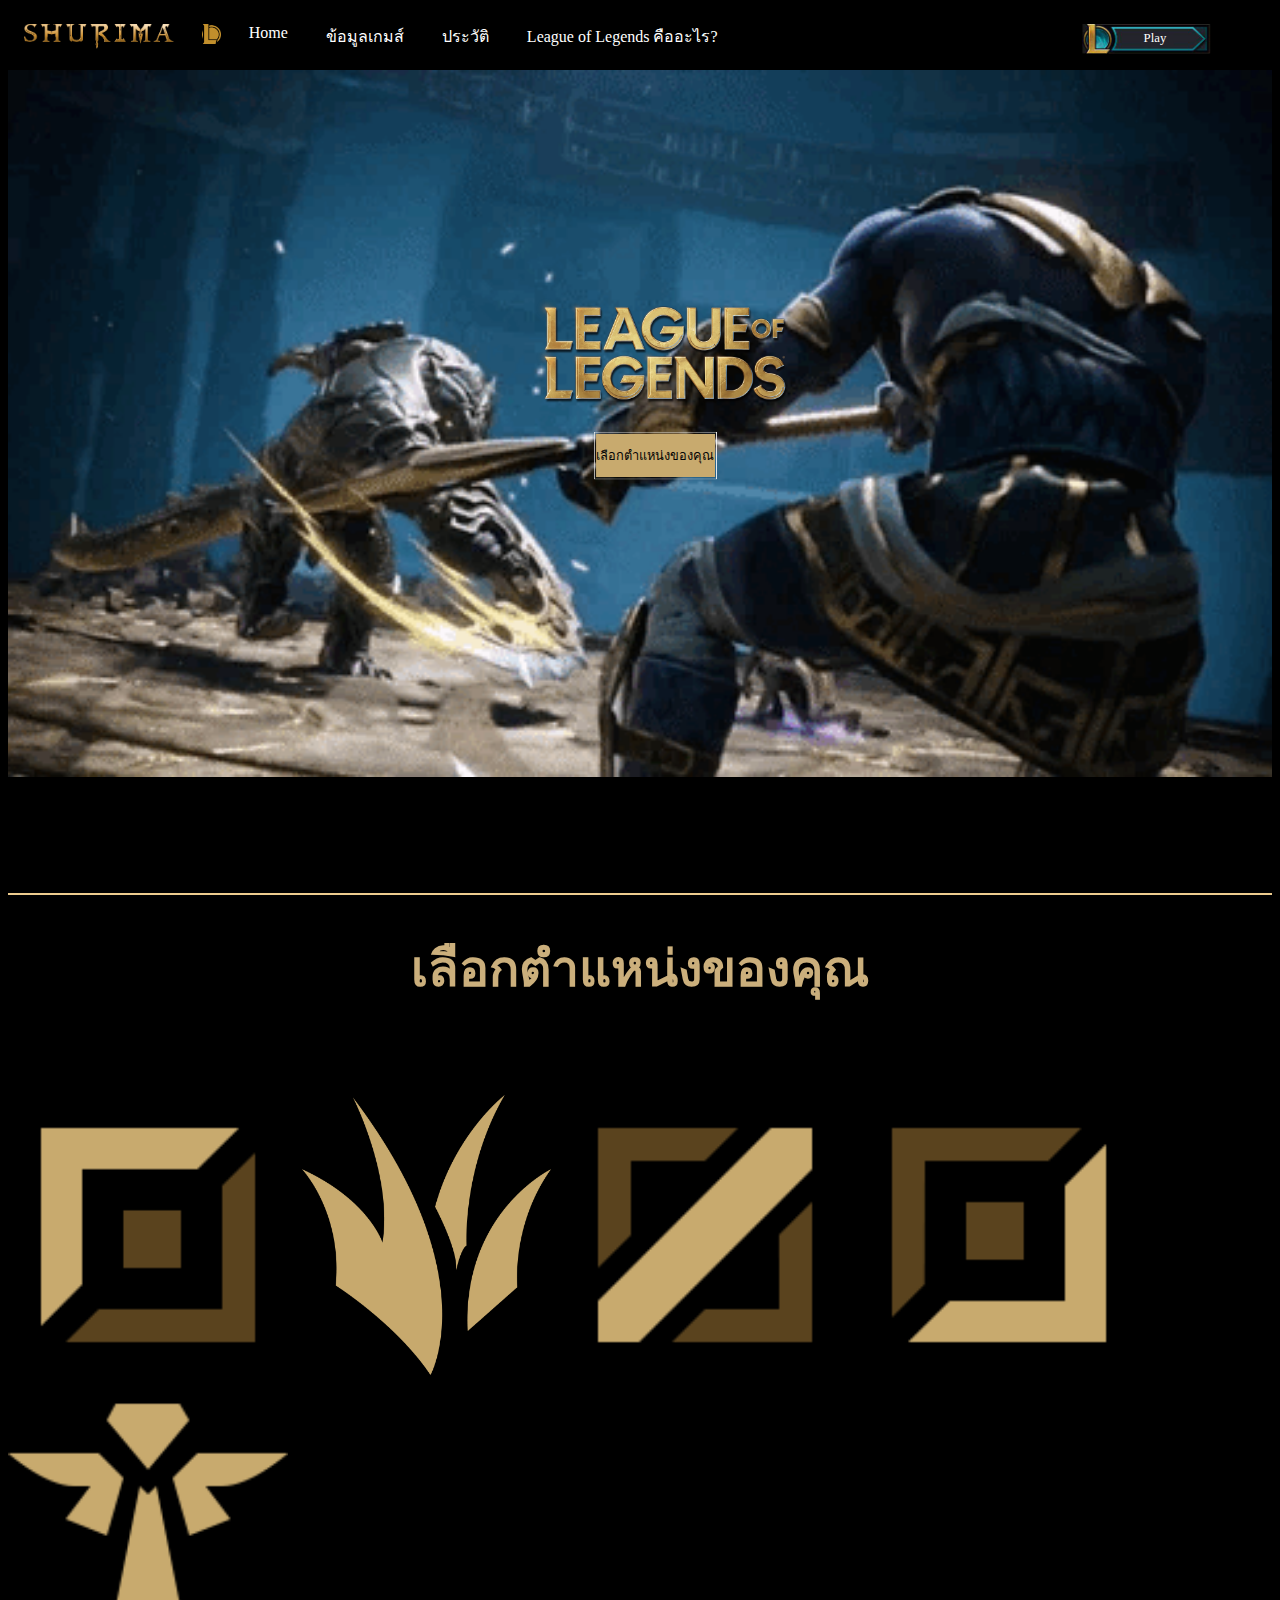
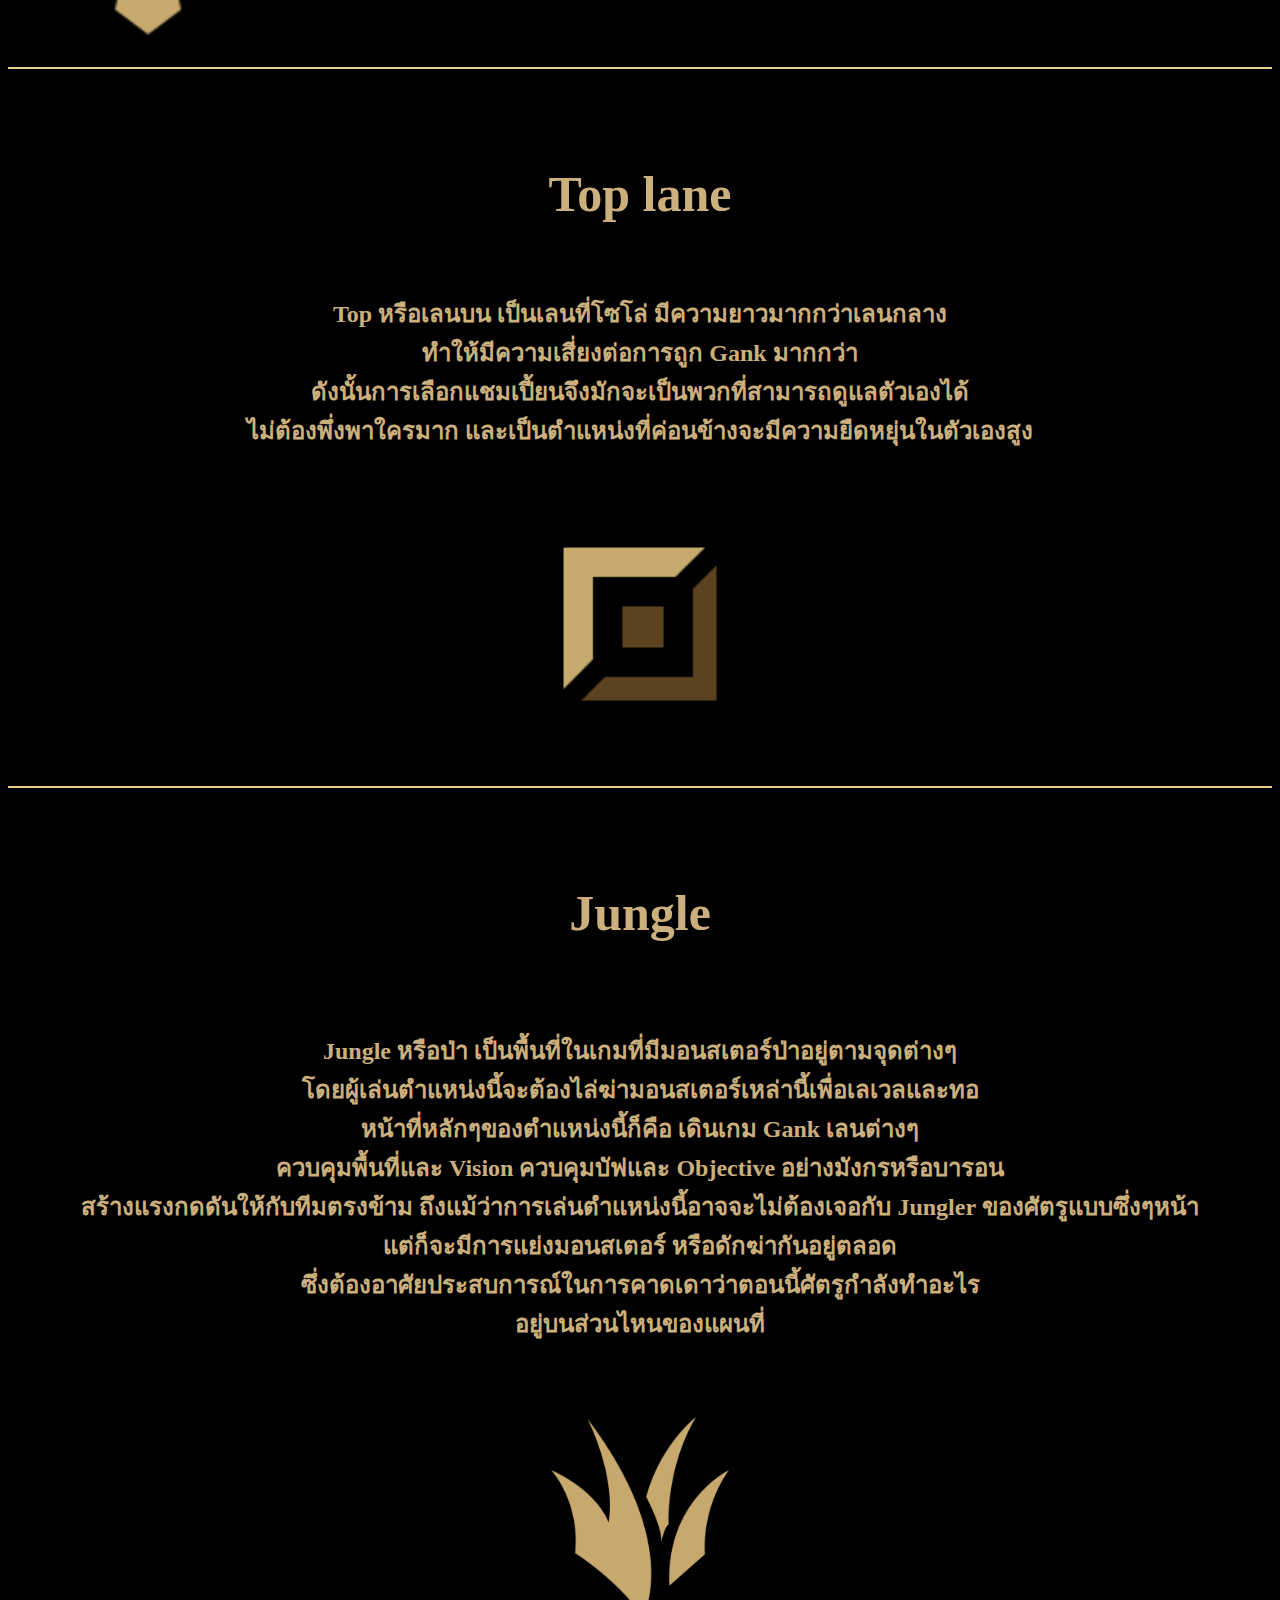
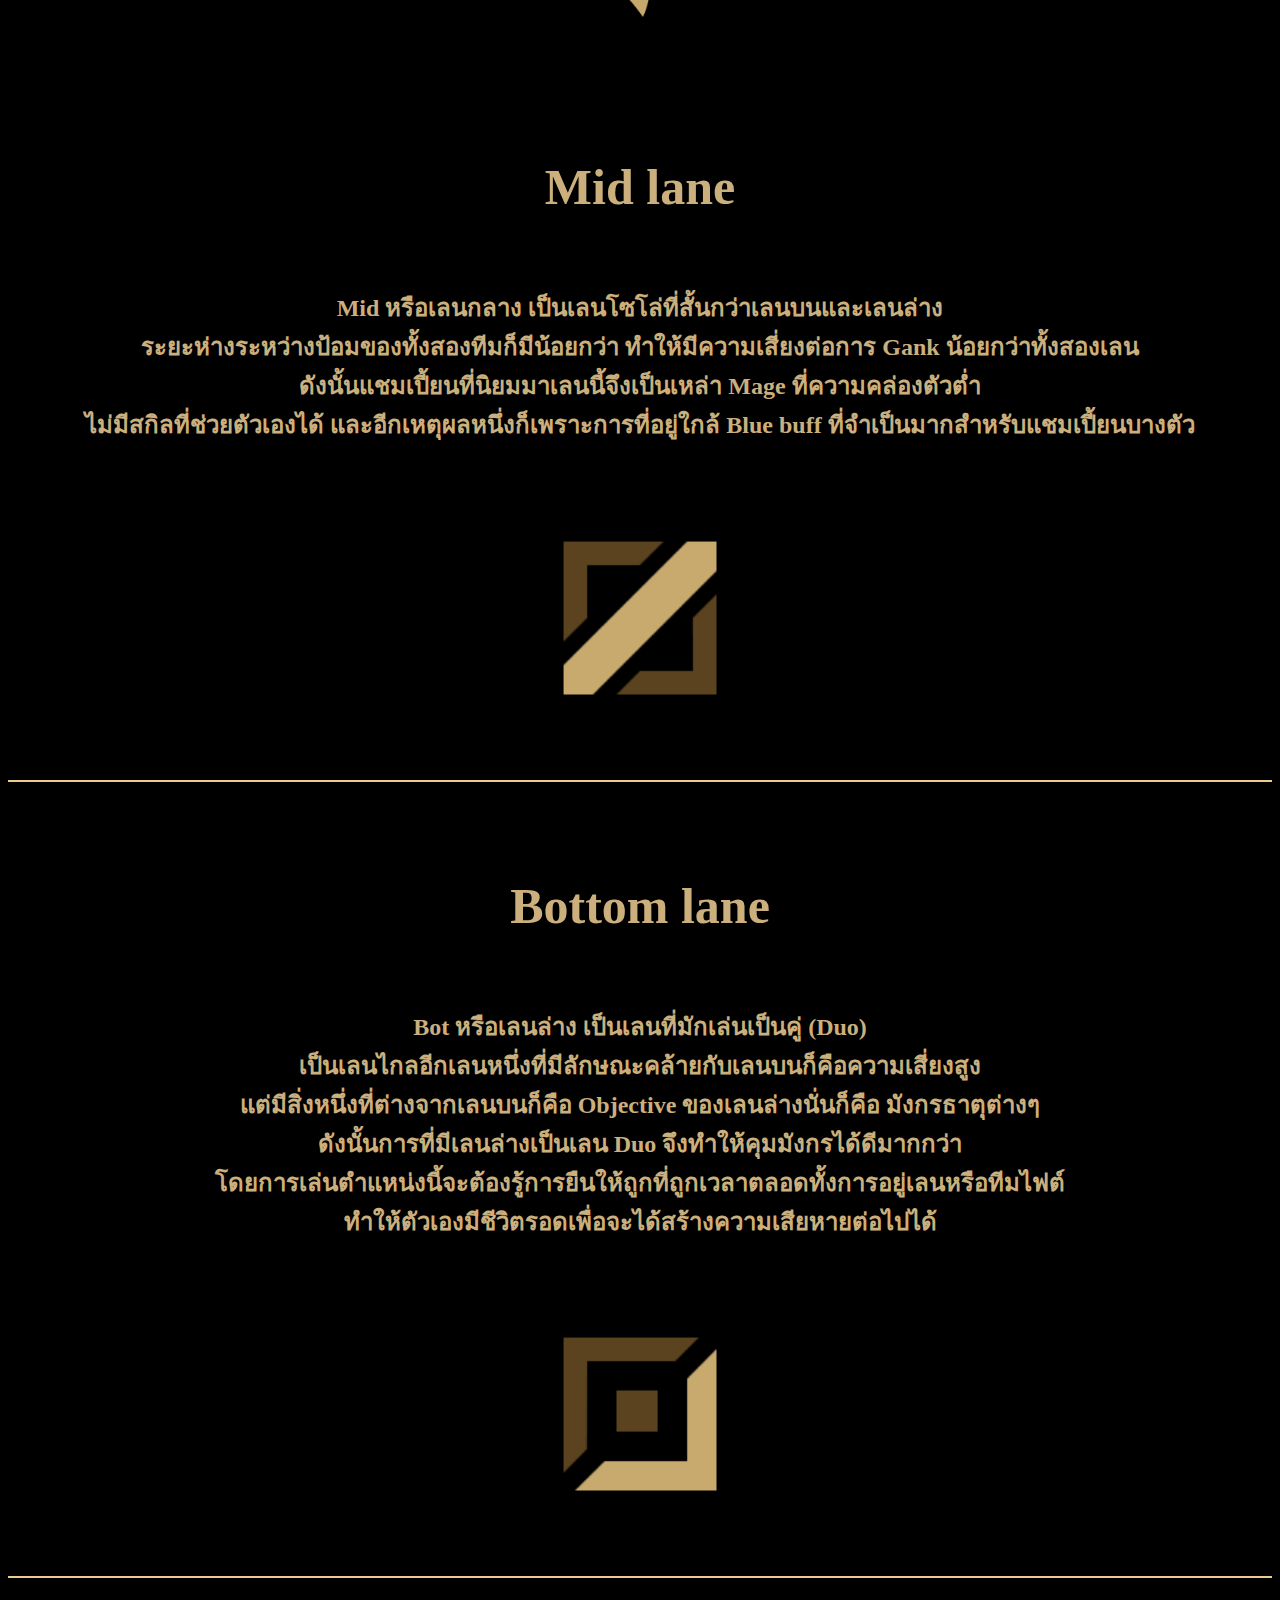
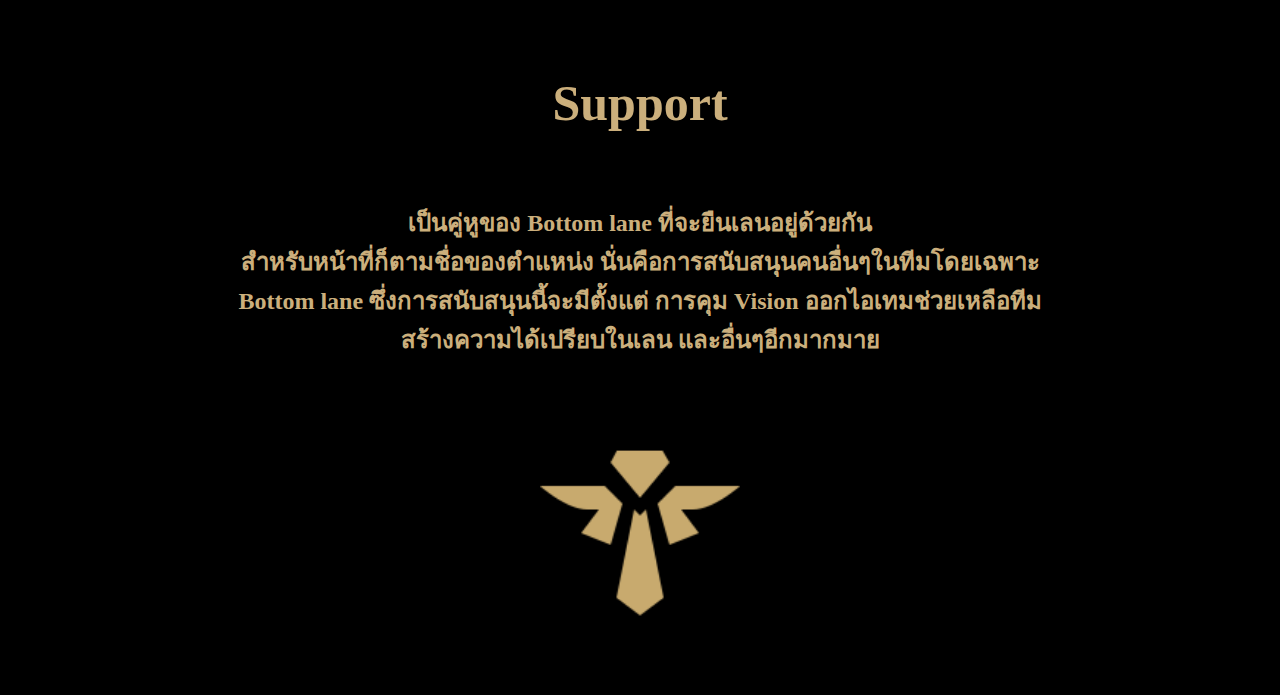
<file: index.html>
<html lang="en">
<head>
    <meta charset="UTF-8">
    <meta name="viewport" content="width=device-width, initial-scale=1.0">
    <title>League of Shurima</title>
    <link rel="stylesheet" href="styles.css">
    <link rel="icon" href="./image/shurima_logo.png">
</head>
<body>
    <ul class="tab">
        <li class ="ctab"><img src ="./image/home/Shurima.png" height="25"></li>
        <li class ="ctab"><img src="./image/home/logo.png" height="20"></li>
        <li class ="ntab"><a href ="./index.html">Home</a></li>
        <li class ="ntab"><a href="./Information/information.html">ข้อมูลเกมส์</a></li>
        <li class ="ntab"><a href="./History/history.html">ประวัติ</a></li>
        <li class ="stab"><a href = "./What_is/what_is.html">League of Legends คืออะไร?</a></li>
        <li class = "ctab">
            <div class="playlogo">
                    <img src="./image/home/button1.png" height =30>
                <div class ="play">
                    <a href="https://signup.leagueoflegends.com/en-us/signup/redownload" target="_blank">
                        <p>Play</p>
                    </a>
                </div>
            </div>
        </li>
    </ul>
    
    <div class="bg">
        <img src="./image/home/bg.gif" class = "gif">
        <div class="name">
            <img src="./image/home/name.png" class ="L">
            <div class = "button2">
                <img src="./image/home/button2.png" class="B">
                <div class="text">
                    <a href="#pos"><p>เลือกตำแหน่งของคุณ</a></p>
                </div>
            </div>
        </div>
    </div>
    <br/><br/><br/><br/><br/><br/>
    <hr/>
    <h1 id="pos">เลือกตำแหน่งของคุณ</h1>
    <br/><br/><br/>
    <div class = position><a href ="#top"><img src="./image/home/top.png" height = "280"></a></div>
    <div class = position><a href="#jungle"><img src="./image/home/jungle.png" height = "280"></a></div>
    <div class = position><a href="#mid"><img src="./image/home/mid.png" height = "280"></a></div>
    <div class = position><a href="#bottom"><img src="./image/home/bottom.png" height = "280"></a></div>
    <div class = position><a href="#support"><img src="./image/home/support.png" height = "280"></a></div>
    <hr/>
    </br></br></br>
    <h1 id ="top">Top lane</h1></br>
    <h2>Top หรือเลนบน เป็นเลนที่โซโล่ มีความยาวมากกว่าเลนกลาง</br>
        ทำให้มีความเสี่ยงต่อการถูก Gank มากกว่า</br>
        ดังนั้นการเลือกแชมเปี้ยนจึงมักจะเป็นพวกที่สามารถดูแลตัวเองได้</br>
        ไม่ต้องพึ่งพาใครมาก และเป็นตำแหน่งที่ค่อนข้างจะมีความยืดหยุ่นในตัวเองสูง</h2></br></br></br>
    <div class = "lane"><img src="./image/home/top.png" height ="200"></div>
    <br/><br/><br/>
    <hr/>

    </br></br></br>
    <h1 id ="jungle">Jungle</h1></br></br>
    <h2>Jungle หรือป่า เป็นพื้นที่ในเกมที่มีมอนสเตอร์ป่าอยู่ตามจุดต่างๆ</br>
    โดยผู้เล่นตำแหน่งนี้จะต้องไล่ฆ่ามอนสเตอร์เหล่านี้เพื่อเลเวลและทอ</br>
    หน้าที่หลักๆของตำแหน่งนี้ก็คือ เดินเกม Gank เลนต่างๆ</br>
    ควบคุมพื้นที่และ Vision ควบคุมบัฟและ Objective อย่างมังกรหรือบารอน</br>
    สร้างแรงกดดันให้กับทีมตรงข้าม ถึงแม้ว่าการเล่นตำแหน่งนี้อาจจะไม่ต้องเจอกับ Jungler ของศัตรูแบบซึ่งๆหน้า</br>
    แต่ก็จะมีการแย่งมอนสเตอร์ หรือดักฆ่ากันอยู่ตลอด</br>
    ซึ่งต้องอาศัยประสบการณ์ในการคาดเดาว่าตอนนี้ศัตรูกำลังทำอะไร</br>
    อยู่บนส่วนไหนของแผนที่</h2></br></br></br>
    <div class = "lane"><img src="./image/home/jungle.png" height ="200"></div>
    <br/><br/><br/>
    <h class = "gold"/>
    
    </br></br></br>
    <h1 id ="mid">Mid lane</h1></br>
    <h2>Mid หรือเลนกลาง เป็นเลนโซโล่ที่สั้นกว่าเลนบนและเลนล่าง</br>
    ระยะห่างระหว่างป้อมของทั้งสองทีมก็มีน้อยกว่า ทำให้มีความเสี่ยงต่อการ Gank น้อยกว่าทั้งสองเลน</br>
    ดังนั้นแชมเปี้ยนที่นิยมมาเลนนี้จึงเป็นเหล่า Mage ที่ความคล่องตัวต่ำ</br>
    ไม่มีสกิลที่ช่วยตัวเองได้ และอีกเหตุผลหนึ่งก็เพราะการที่อยู่ใกล้ Blue buff ที่จำเป็นมากสำหรับแชมเปี้ยนบางตัว</h2></br></br></br>
    <div class = "lane"><img src="./image/home/mid.png" height ="200"></div>
    <br/><br/><br/>
    <hr />

    </br></br></br>
    <h1 id ="bottom">Bottom lane</h1></br>
    <h2>Bot หรือเลนล่าง เป็นเลนที่มักเล่นเป็นคู่ (Duo)</br>
    เป็นเลนไกลอีกเลนหนึ่งที่มีลักษณะคล้ายกับเลนบนก็คือความเสี่ยงสูง</br>
    แต่มีสิ่งหนึ่งที่ต่างจากเลนบนก็คือ Objective ของเลนล่างนั่นก็คือ มังกรธาตุต่างๆ</br>
    ดังนั้นการที่มีเลนล่างเป็นเลน Duo จึงทำให้คุมมังกรได้ดีมากกว่า</br>
    โดยการเล่นตำแหน่งนี้จะต้องรู้การยืนให้ถูกที่ถูกเวลาตลอดทั้งการอยู่เลนหรือทีมไฟต์</br>
    ทำให้ตัวเองมีชีวิตรอดเพื่อจะได้สร้างความเสียหายต่อไปได้</h2></br></br></br>
    <div class = "lane"><img src="./image/home/bottom.png" height ="200"></div>
    <br/><br/><br/>
    <hr />

    </br></br></br>
    <h1 id ="support">Support</h1></br>
    <h2>เป็นคู่หูของ Bottom lane ที่จะยืนเลนอยู่ด้วยกัน</br>
    สำหรับหน้าที่ก็ตามชื่อของตำแหน่ง นั่นคือการสนับสนุนคนอื่นๆในทีมโดยเฉพาะ</br>
    Bottom lane ซึ่งการสนับสนุนนี้จะมีตั้งแต่ การคุม Vision ออกไอเทมช่วยเหลือทีม</br>
    สร้างความได้เปรียบในเลน และอื่นๆอีกมากมาย</h2></br></br></br>
    <div class = "lane"><img src="./image/home/support.png" height ="200"></div>
    <br/><br/><br/>
</body>
</html>
</file>
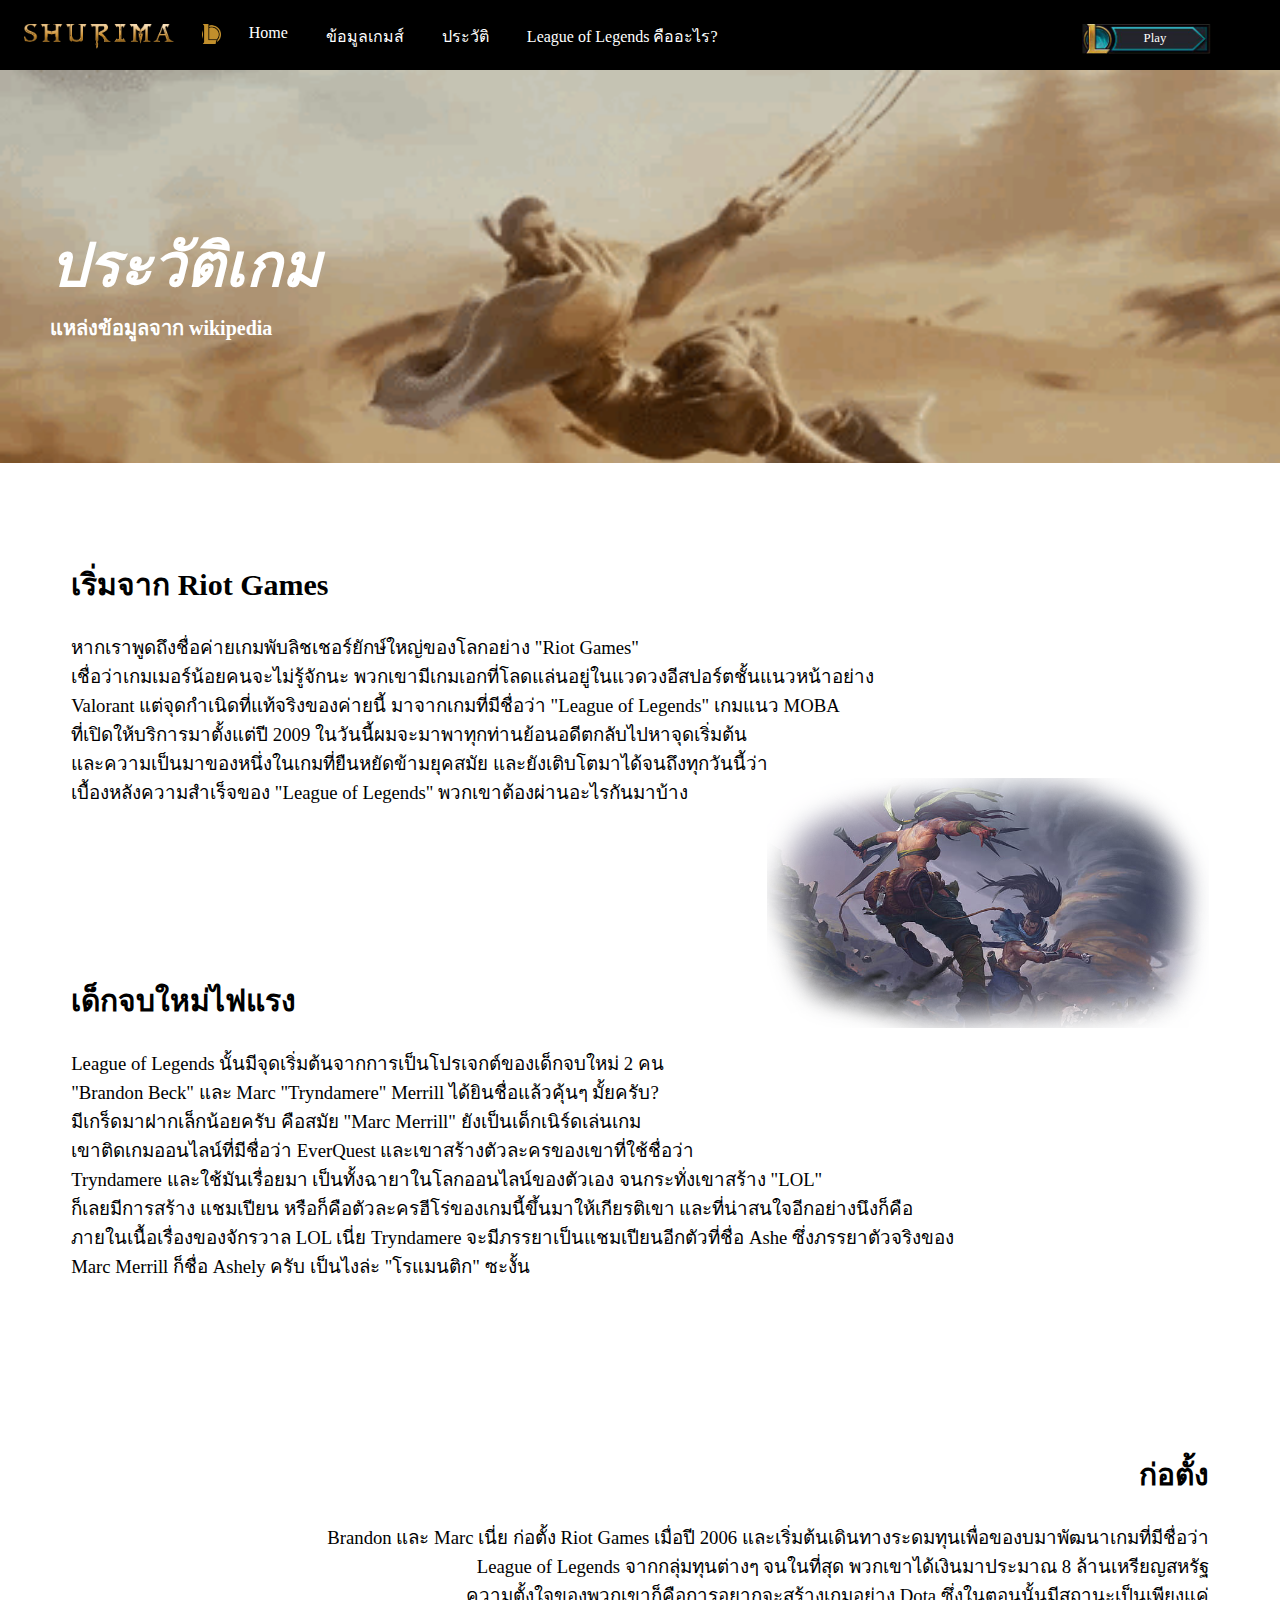
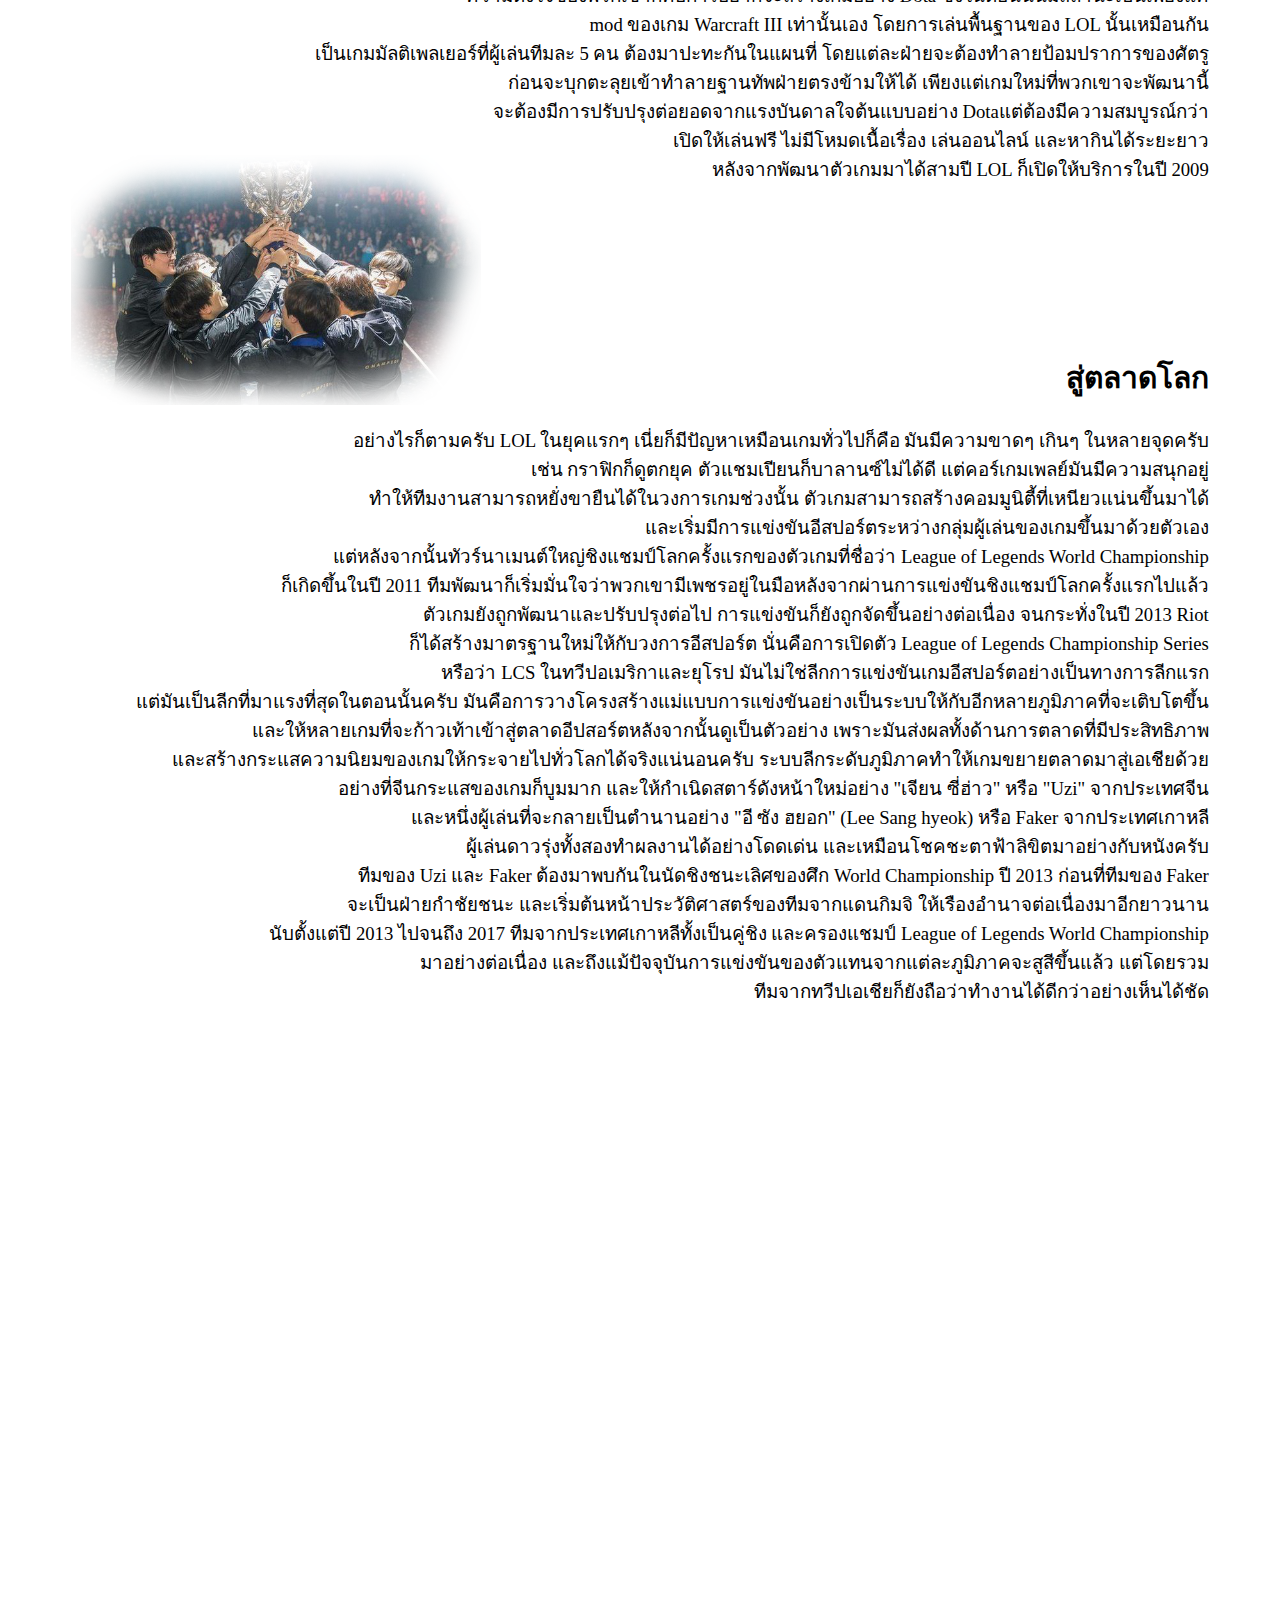
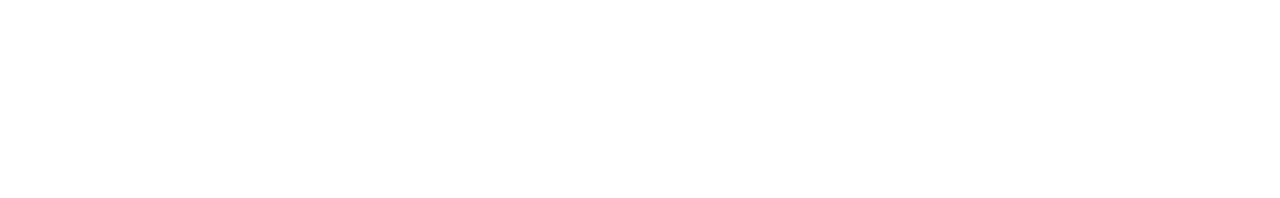
<file: History/history.html>
<html lang="en">
<head>
    <meta charset="UTF-8">
    <meta name="viewport" content="width=device-width, initial-scale=1.0">
    <title>ประวัติ</title>
    <link rel="stylesheet" href="styles.css">
    <link rel="icon" href="../image/shurima_logo.png">
</head>
<body>
    <ul class="tab">
        <li class ="ctab"><img src ="../image/home/Shurima.png" height="25"></li>
        <li class ="ctab"><img src="../image/home/logo.png" height="20"></li>
        <li class ="ntab"><a href ="../index.html">Home</a></li>
        <li class ="ntab"><a href="../Information/information.html">ข้อมูลเกมส์</a></li>
        <li class ="ntab"><a href="../History/history.html">ประวัติ</a></li>
        <li class ="stab"><a href = "../What_is/what_is.html">League of Legends คืออะไร?</a></li>
        <li class = "ctab">
            <div class="playlogo">
                    <img src="../image/home/button1.png" height =30>
                <div class ="play">
                    <a href="https://signup.leagueoflegends.com/en-us/signup/redownload" target="_blank">
                        <p>Play</p>
                    </a>
                </div>
            </div>
        </li>
    </ul>
    <h1><br/><p class = "head">ประวัติเกม<p class="foot">แหล่งข้อมูลจาก wikipedia</p></p>
    <br/></h1>
    <br/>
    <div class="left">
        <h2>เริ่มจาก Riot Games</h2>
            <h3>หากเราพูดถึงชื่อค่ายเกมพับลิชเชอร์ยักษ์ใหญ่ของโลกอย่าง "Riot Games"<br/>
                เชื่อว่าเกมเมอร์น้อยคนจะไม่รู้จักนะ พวกเขามีเกมเอกที่โลดแล่นอยู่ในแวดวงอีสปอร์ตชั้นแนวหน้าอย่าง <br/>
                Valorant แต่จุดกำเนิดที่แท้จริงของค่ายนี้ มาจากเกมที่มีชื่อว่า "League of Legends" เกมแนว MOBA <br/>
                ที่เปิดให้บริการมาตั้งแต่ปี 2009 ในวันนี้ผมจะมาพาทุกท่านย้อนอดีตกลับไปหาจุดเริ่มต้น <br/>
                และความเป็นมาของหนึ่งในเกมที่ยืนหยัดข้ามยุคสมัย และยังเติบโตมาได้จนถึงทุกวันนี้ว่า <br/>
                เบื้องหลังความสำเร็จของ "League of Legends" พวกเขาต้องผ่านอะไรกันมาบ้าง
                <img src="../image/history/right.png" align ="right" Height="250">
                
            </h3>
        </div>
    <div class="left">
        <h2>เด็กจบใหม่ไฟแรง</h2>
            <h3>League of Legends นั้นมีจุดเริ่มต้นจากการเป็นโปรเจกต์ของเด็กจบใหม่ 2 คน <br/>
                "Brandon Beck" และ Marc "Tryndamere" Merrill ได้ยินชื่อแล้วคุ้นๆ มั้ยครับ? <br/>
                มีเกร็ดมาฝากเล็กน้อยครับ คือสมัย "Marc Merrill" ยังเป็นเด็กเนิร์ดเล่นเกม <br/>
                เขาติดเกมออนไลน์ที่มีชื่อว่า EverQuest และเขาสร้างตัวละครของเขาที่ใช้ชื่อว่า <br/>
                Tryndamere และใช้มันเรื่อยมา เป็นทั้งฉายาในโลกออนไลน์ของตัวเอง จนกระทั่งเขาสร้าง "LOL"<br/>
                ก็เลยมีการสร้าง แชมเปียน หรือก็คือตัวละครฮีโร่ของเกมนี้ขึ้นมาให้เกียรติเขา และที่น่าสนใจอีกอย่างนึงก็คือ <br/>
                ภายในเนื้อเรื่องของจักรวาล LOL เนี่ย Tryndamere จะมีภรรยาเป็นแชมเปียนอีกตัวที่ชื่อ Ashe ซึ่งภรรยาตัวจริงของ <br/>
                Marc Merrill ก็ชื่อ Ashely ครับ เป็นไงล่ะ "โรแมนติก" ซะงั้น
            </h3>
        </div>
    <div class = "right">
        <h2>ก่อตั้ง</h2>
        <h3>
            Brandon และ Marc เนี่ย ก่อตั้ง Riot Games เมื่อปี 2006 และเริ่มต้นเดินทางระดมทุนเพื่อของบมาพัฒนาเกมที่มีชื่อว่า <br/>
            League of Legends จากกลุ่มทุนต่างๆ จนในที่สุด พวกเขาได้เงินมาประมาณ 8 ล้านเหรียญสหรัฐ <br/>
            ความตั้งใจของพวกเขาก็คือการอยากจะสร้างเกมอย่าง Dota ซึ่งในตอนนั้นมีสถานะเป็นเพียงแค่ <br/>
            mod ของเกม Warcraft III เท่านั้นเอง โดยการเล่นพื้นฐานของ LOL นั้นเหมือนกัน <br/>
            เป็นเกมมัลติเพลเยอร์ที่ผู้เล่นทีมละ 5 คน ต้องมาปะทะกันในแผนที่ โดยแต่ละฝ่ายจะต้องทำลายป้อมปราการของศัตรู <br/>
            ก่อนจะบุกตะลุยเข้าทำลายฐานทัพฝ่ายตรงข้ามให้ได้ เพียงแต่เกมใหม่ที่พวกเขาจะพัฒนานี้ <br/>
            จะต้องมีการปรับปรุงต่อยอดจากแรงบันดาลใจต้นแบบอย่าง Dotaแต่ต้องมีความสมบูรณ์กว่า <br/>
            เปิดให้เล่นฟรี ไม่มีโหมดเนื้อเรื่อง เล่นออนไลน์ และหากินได้ระยะยาว <br/>
            หลังจากพัฒนาตัวเกมมาได้สามปี LOL ก็เปิดให้บริการในปี 2009
            <img src="../image/history/left.png" align="left" height="250">
        </h3>
    </div>
    <div class = "right">
        <h2>สู่ตลาดโลก</h2>
        <h3>
            อย่างไรก็ตามครับ LOL ในยุคแรกๆ เนี่ยก็มีปัญหาเหมือนเกมทั่วไปก็คือ มันมีความขาดๆ เกินๆ ในหลายจุดครับ <br/>
            เช่น กราฟิกก็ดูตกยุค ตัวแชมเปียนก็บาลานซ์ไม่ได้ดี แต่คอร์เกมเพลย์มันมีความสนุกอยู่ <br/>
            ทำให้ทีมงานสามารถหยั่งขายืนได้ในวงการเกมช่วงนั้น ตัวเกมสามารถสร้างคอมมูนิตี้ที่เหนียวแน่นขึ้นมาได้ <br/>
            และเริ่มมีการแข่งขันอีสปอร์ตระหว่างกลุ่มผู้เล่นของเกมขึ้นมาด้วยตัวเอง <br/>
            แต่หลังจากนั้นทัวร์นาเมนต์ใหญ่ชิงแชมป์โลกครั้งแรกของตัวเกมที่ชื่อว่า League of Legends World Championship<br/>
            ก็เกิดขึ้นในปี 2011 ทีมพัฒนาก็เริ่มมั่นใจว่าพวกเขามีเพชรอยู่ในมือหลังจากผ่านการแข่งขันชิงแชมป์โลกครั้งแรกไปแล้ว <br/>
            ตัวเกมยังถูกพัฒนาและปรับปรุงต่อไป การแข่งขันก็ยังถูกจัดขึ้นอย่างต่อเนื่อง จนกระทั่งในปี 2013 Riot <br/>
            ก็ได้สร้างมาตรฐานใหม่ให้กับวงการอีสปอร์ต นั่นคือการเปิดตัว League of Legends Championship Series <br/>
            หรือว่า LCS ในทวีปอเมริกาและยุโรป มันไม่ใช่ลีกการแข่งขันเกมอีสปอร์ตอย่างเป็นทางการลีกแรก <br/>
            แต่มันเป็นลีกที่มาแรงที่สุดในตอนนั้นครับ มันคือการวางโครงสร้างแม่แบบการแข่งขันอย่างเป็นระบบให้กับอีกหลายภูมิภาคที่จะเติบโตขึ้น <br/>
            และให้หลายเกมที่จะก้าวเท้าเข้าสู่ตลาดอีปสอร์ตหลังจากนั้นดูเป็นตัวอย่าง เพราะมันส่งผลทั้งด้านการตลาดที่มีประสิทธิภาพ <br/>
            และสร้างกระแสความนิยมของเกมให้กระจายไปทั่วโลกได้จริงแน่นอนครับ ระบบลีกระดับภูมิภาคทำให้เกมขยายตลาดมาสู่เอเชียด้วย<br/>
            อย่างที่จีนกระแสของเกมก็บูมมาก และให้กำเนิดสตาร์ดังหน้าใหม่อย่าง "เจียน ซี่ฮ่าว" หรือ "Uzi" จากประเทศจีน <br/>
            และหนึ่งผู้เล่นที่จะกลายเป็นตำนานอย่าง "อี ซัง ฮยอก" (Lee Sang hyeok) หรือ Faker จากประเทศเกาหลี <br/>
            ผู้เล่นดาวรุ่งทั้งสองทำผลงานได้อย่างโดดเด่น และเหมือนโชคชะตาฟ้าลิขิตมาอย่างกับหนังครับ <br/>
            ทีมของ Uzi และ Faker ต้องมาพบกันในนัดชิงชนะเลิศของศึก World Championship ปี 2013 ก่อนที่ทีมของ Faker <br/>
            จะเป็นฝ่ายกำชัยชนะ และเริ่มต้นหน้าประวัติศาสตร์ของทีมจากแดนกิมจิ ให้เรืองอำนาจต่อเนื่องมาอีกยาวนาน <br/>
            นับตั้งแต่ปี 2013 ไปจนถึง 2017 ทีมจากประเทศเกาหลีทั้งเป็นคู่ชิง และครองแชมป์ League of Legends World Championship <br/>
            มาอย่างต่อเนื่อง และถึงแม้ปัจจุบันการแข่งขันของตัวแทนจากแต่ละภูมิภาคจะสูสีขึ้นแล้ว แต่โดยรวม <br/>
            ทีมจากทวีปเอเชียก็ยังถือว่าทำงานได้ดีกว่าอย่างเห็นได้ชัด
        </h3>
    </div>
    <br/><br/><br/><br/><br/>
    <center><iframe width="760" height="540" src="https://www.youtube.com/embed/UOxkGD8qRB4?si=BnevWaRyZSBSQsrC" title="YouTube video player" frameborder="0" allow="accelerometer; autoplay; clipboard-write; encrypted-media; gyroscope; picture-in-picture; web-share" referrerpolicy="strict-origin-when-cross-origin" allowfullscreen></iframe></center>
    <br/><br/><br/><br/>
</body>
</html>
</file>
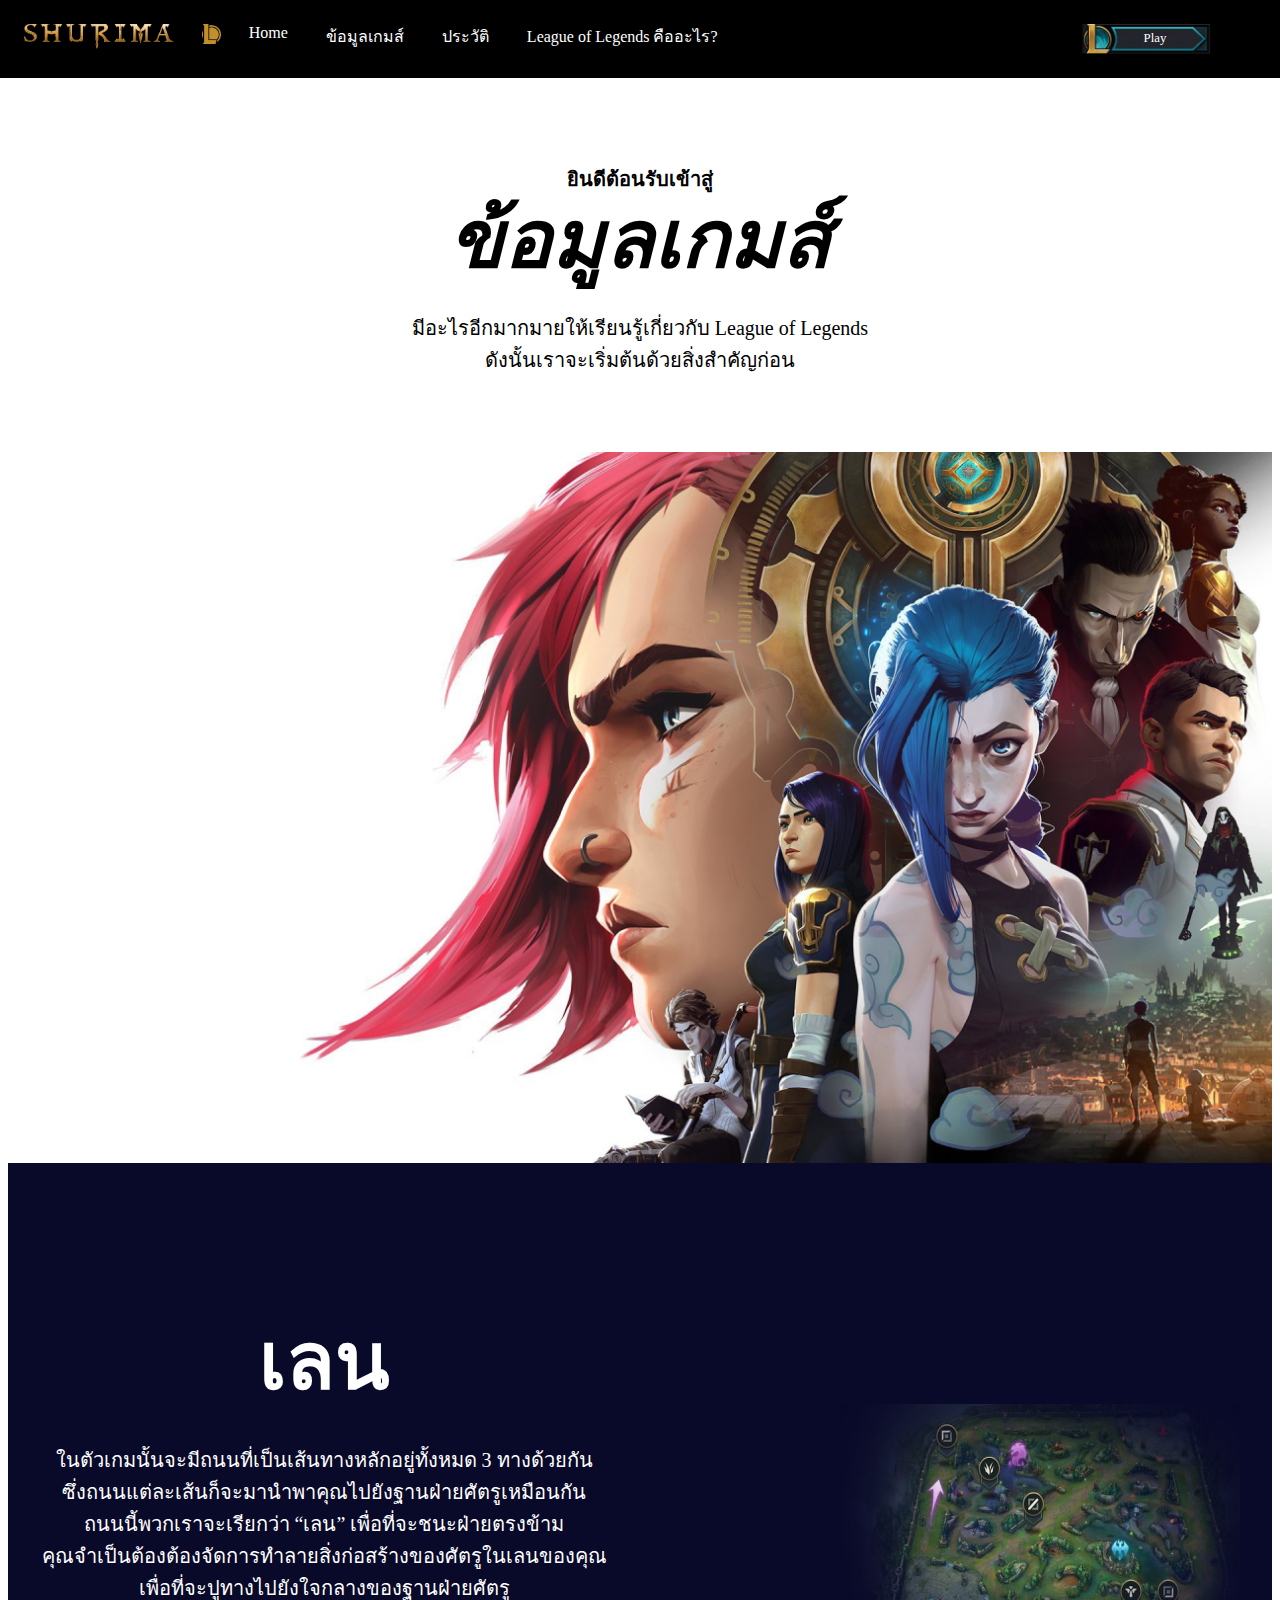
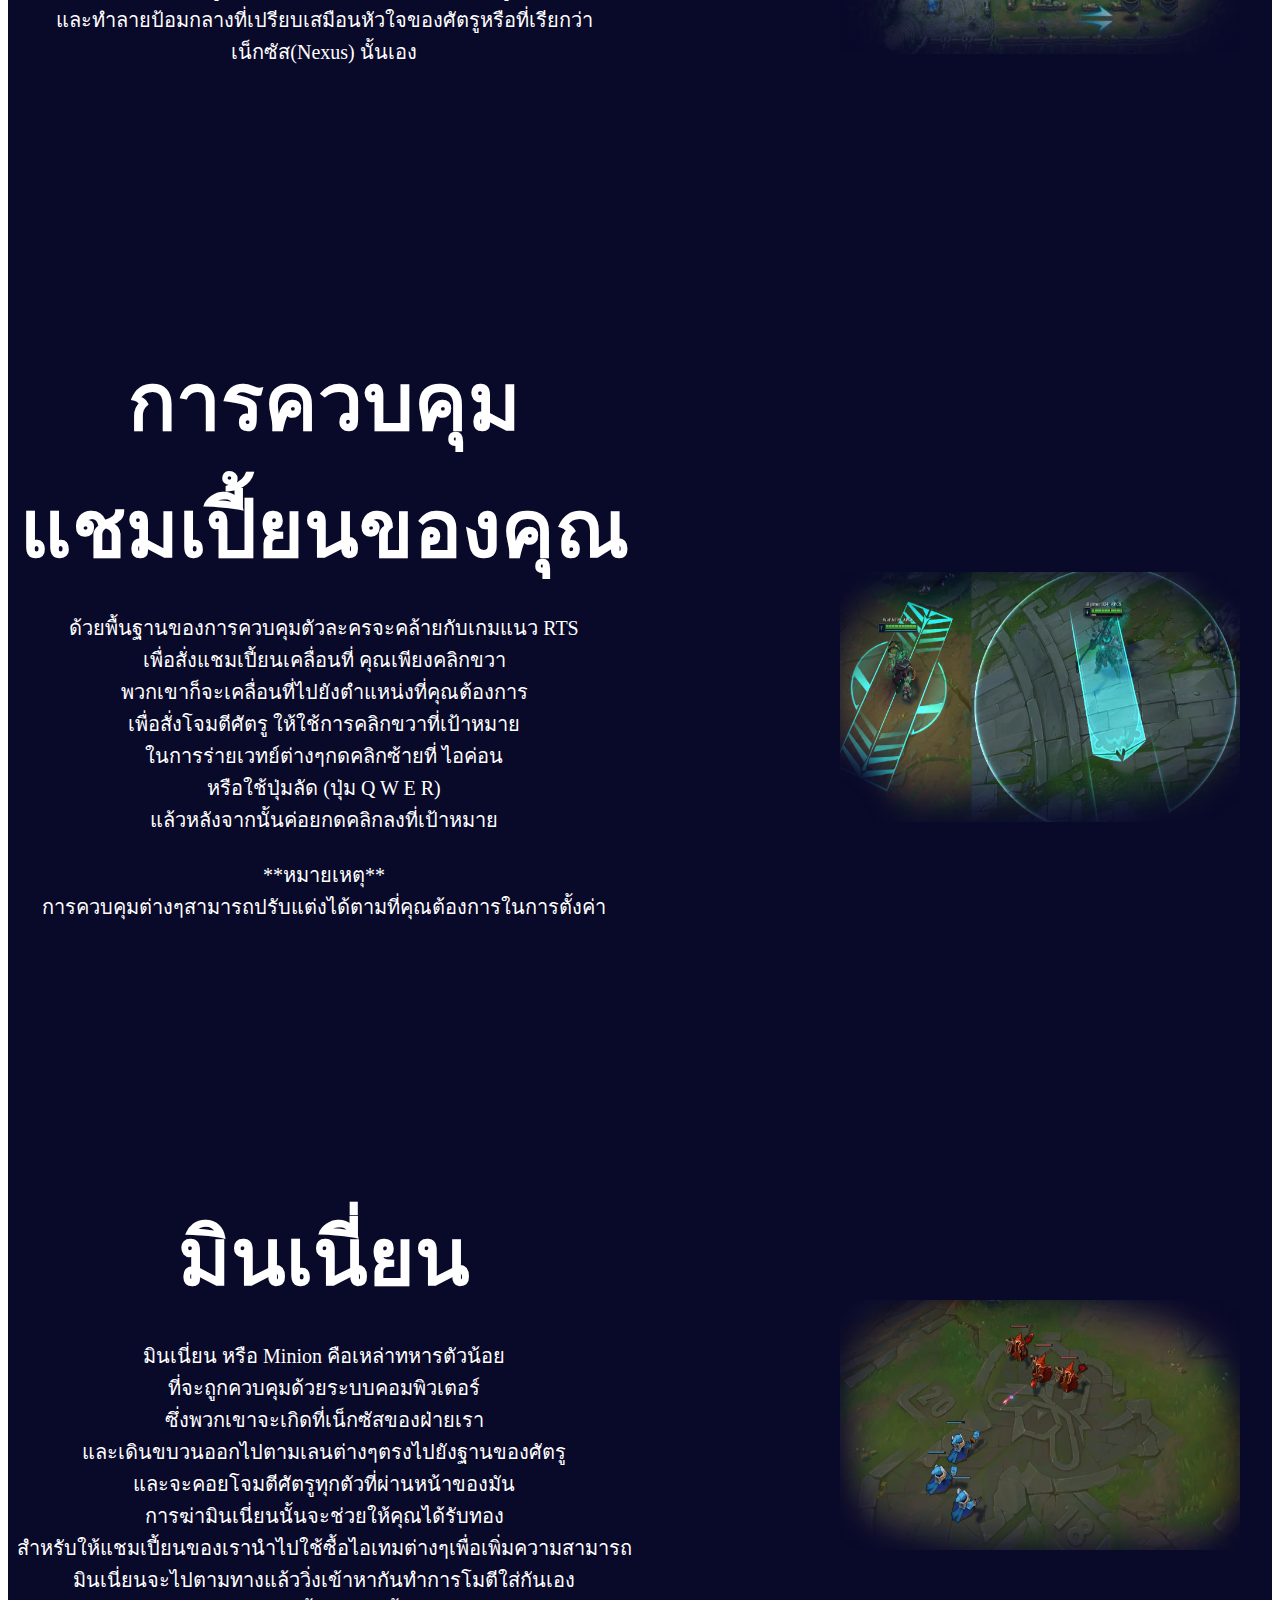
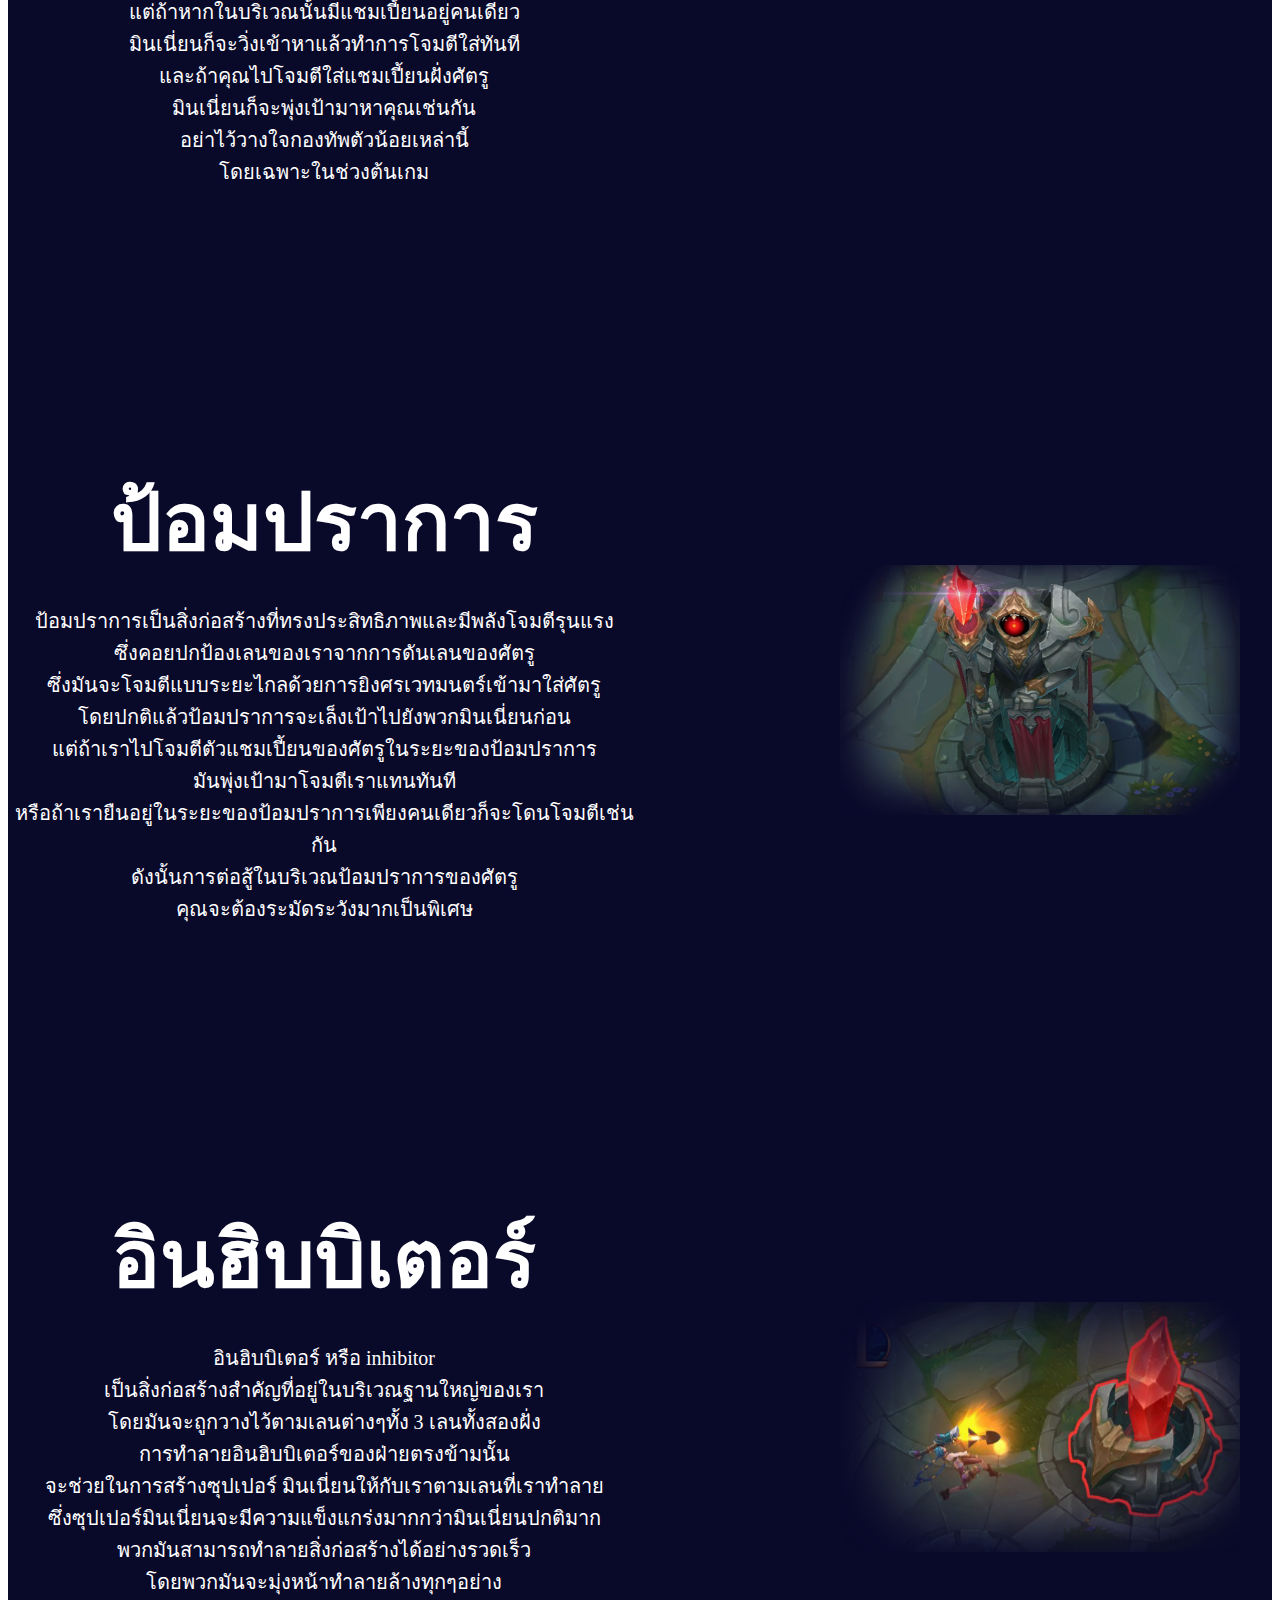
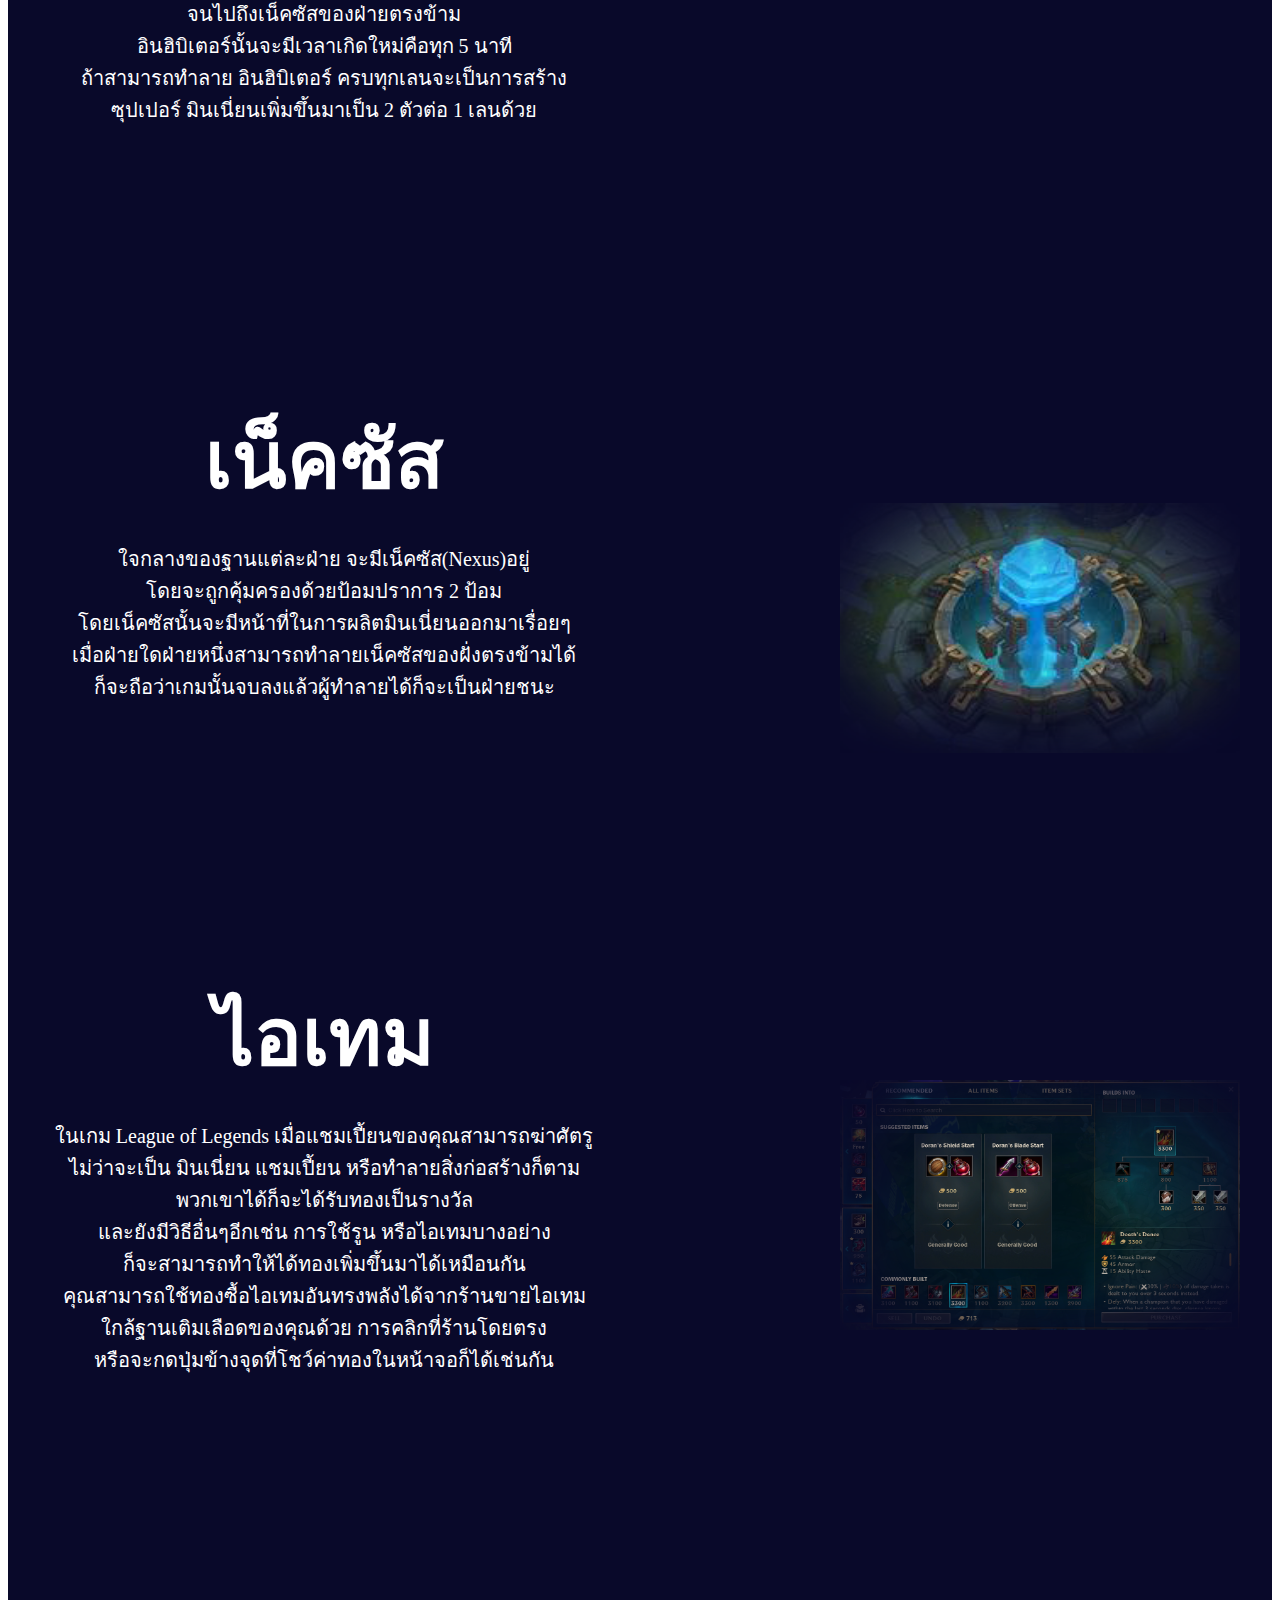
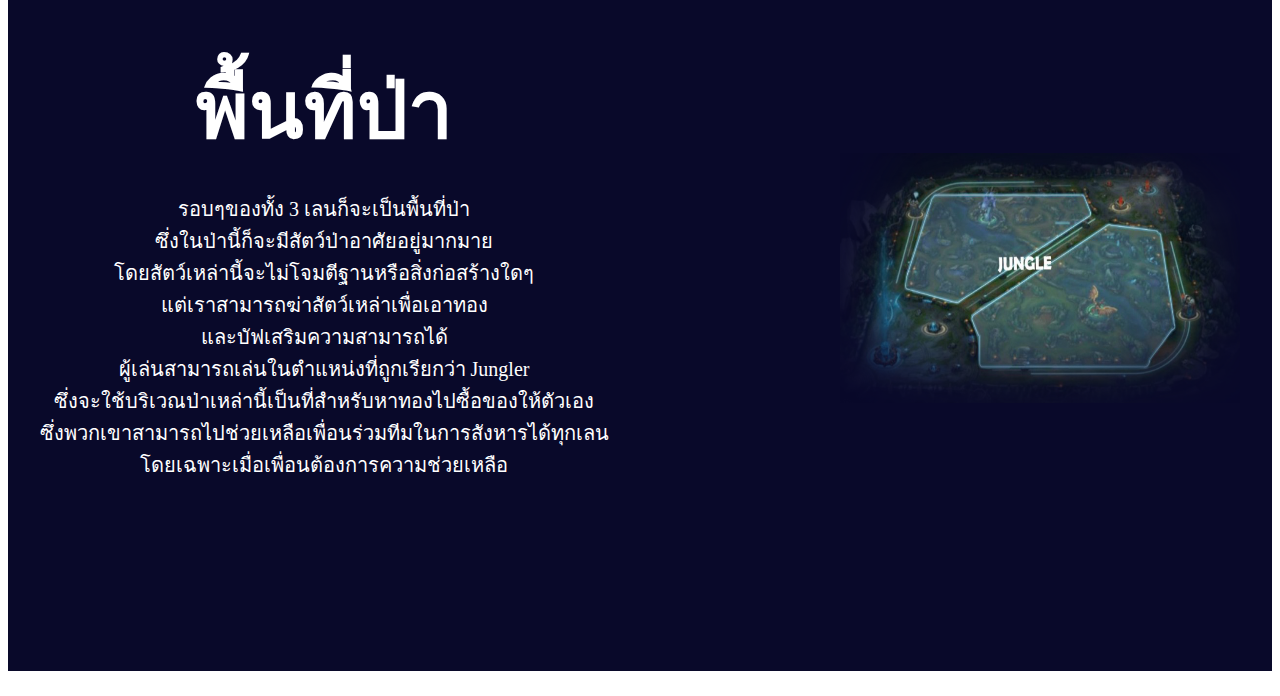
<file: Information/information.html>
<html lang="en">
<head>
    <meta charset="UTF-8">
    <meta name="viewport" content="width=device-width, initial-scale=1.0">
    <title>ข้อมูลเกมส์</title>
    <link rel="stylesheet" href="styles.css">
    <link rel="icon" href="../image/shurima_logo.png">
</head>
<body>
    <ul class="tab">
        <li class ="ctab"><img src ="../image/home/Shurima.png" height="25"></li>
        <li class ="ctab"><img src="../image/home/logo.png" height="20"></li>
        <li class ="ntab"><a href ="../index.html">Home</a></li>
        <li class ="ntab"><a href="../Information/information.html">ข้อมูลเกมส์</a></li>
        <li class ="ntab"><a href="../History/history.html">ประวัติ</a></li>
        <li class ="stab"><a href = "../What_is/what_is.html">League of Legends คืออะไร?</a></li>
        <li class = "ctab">
            <div class="playlogo">
                    <img src="../image/home/button1.png" height =30>
                <div class ="play">
                    <a href="https://signup.leagueoflegends.com/en-us/signup/redownload" target="_blank">
                        <p>Play</p>
                    </a>
                </div>
            </div>
        </li>
    </ul>
    <br/><br/><br/><br/>
    <h1>
        <p class = "foot1">ยินดีต้อนรับเข้าสู่</p>
        <p class = "head">ข้อมูลเกมส์</p>
        <p class = "foot2">มีอะไรอีกมากมายให้เรียนรู้เกี่ยวกับ League of Legends<br/>
            ดังนั้นเราจะเริ่มต้นด้วยสิ่งสำคัญก่อน</p>
    </h1>
    <br/><br/><br/>
    <img src="../image/information/bg.jpg" width="100%">
    <div class ="info">
        <br/><br/><br/>
    
        <h2 class ="Lcenter">
            <p class ="title">เลน</p>
            <img src="../image/information/lane.png" height ="250" width="400" >
            <p class ="desc">ในตัวเกมนั้นจะมีถนนที่เป็นเส้นทางหลักอยู่ทั้งหมด 3 ทางด้วยกัน<br/>
                 ซึ่งถนนแต่ละเส้นก็จะมานำพาคุณไปยังฐานฝ่ายศัตรูเหมือนกัน<br/>
                ถนนนี้พวกเราจะเรียกว่า “เลน” เพื่อที่จะชนะฝ่ายตรงข้าม<br/>
                คุณจำเป็นต้องต้องจัดการทำลายสิ่งก่อสร้างของศัตรูในเลนของคุณ<br/>
                เพื่อที่จะปูทางไปยังใจกลางของฐานฝ่ายศัตรู <br/>
                และทำลายป้อมกลางที่เปรียบเสมือนหัวใจของศัตรูหรือที่เรียกว่า<br/>
                เน็กซัส(Nexus) นั้นเอง
            </p>
            <br/><br/><br/><br/><br/>
                
            <p class ="title">การควบคุมแชมเปี้ยนของคุณ</p>
            <img src="../image/information/control.png" height ="250" width="400">
            <p class ="desc">
                ด้วยพื้นฐานของการควบคุมตัวละครจะคล้ายกับเกมแนว RTS<br/>
                เพื่อสั่งแชมเปี้ยนเคลื่อนที่ คุณเพียงคลิกขวา<br/>
                พวกเขาก็จะเคลื่อนที่ไปยังตำแหน่งที่คุณต้องการ<br/>
                เพื่อสั่งโจมตีศัตรู ให้ใช้การคลิกขวาที่เป้าหมาย<br/>
                ในการร่ายเวทย์ต่างๆกดคลิกซ้ายที่ ไอค่อน<br/>
                หรือใช้ปุ่มลัด (ปุ่ม Q W E R)<br/>
                แล้วหลังจากนั้นค่อยกดคลิกลงที่เป้าหมาย<br/><br/>
                **หมายเหตุ** 
                <br/>การควบคุมต่างๆสามารถปรับแต่งได้ตามที่คุณต้องการในการตั้งค่า
            </p>
            <br/><br/><br/><br/><br/>

            <p class ="title">มินเนี่ยน</p>
            <img src="../image/information/minion.png" height ="250" width="400">
            <p class ="desc">
                มินเนี่ยน หรือ Minion คือเหล่าทหารตัวน้อย<br/>
                ที่จะถูกควบคุมด้วยระบบคอมพิวเตอร์<br/>
                ซึ่งพวกเขาจะเกิดที่เน็กซัสของฝ่ายเรา<br/>
                และเดินขบวนออกไปตามเลนต่างๆตรงไปยังฐานของศัตรู<br/>
                และจะคอยโจมตีศัตรูทุกตัวที่ผ่านหน้าของมัน<br/>
                การฆ่ามินเนี่ยนนั้นจะช่วยให้คุณได้รับทอง<br/>
                สำหรับให้แชมเปี้ยนของเรานำไปใช้ซื้อไอเทมต่างๆเพื่อเพิ่มความสามารถ<br/>
                มินเนี่ยนจะไปตามทางแล้ววิ่งเข้าหากันทำการโมตีใส่กันเอง<br/>
                แต่ถ้าหากในบริเวณนั้นมีแชมเปี้ยนอยู่คนเดียว<br/>
                มินเนี่ยนก็จะวิ่งเข้าหาแล้วทำการโจมตีใส่ทันที<br/>
                และถ้าคุณไปโจมตีใส่แชมเปี้ยนฝั่งศัตรู<br/>
                มินเนี่ยนก็จะพุ่งเป้ามาหาคุณเช่นกัน<br/>
                อย่าไว้วางใจกองทัพตัวน้อยเหล่านี้<br/>
                โดยเฉพาะในช่วงต้นเกม
            </p>
            <br/><br/><br/><br/><br/>

            <p class ="title">ป้อมปราการ</p>
            <img src="../image/information/tower.png" height ="250" width="400">
            <p class ="desc">
                ป้อมปราการเป็นสิ่งก่อสร้างที่ทรงประสิทธิภาพและมีพลังโจมตีรุนแรง<br/>
                ซึ่งคอยปกป้องเลนของเราจากการดันเลนของศัตรู<br/>
                ซึ่งมันจะโจมตีแบบระยะไกลด้วยการยิงศรเวทมนตร์เข้ามาใส่ศัตรู<br/>
                โดยปกติแล้วป้อมปราการจะเล็งเป้าไปยังพวกมินเนี่ยนก่อน<br/>
                แต่ถ้าเราไปโจมตีตัวแชมเปี้ยนของศัตรูในระยะของป้อมปราการ<br/>
                มันพุ่งเป้ามาโจมตีเราแทนทันที<br/>
                หรือถ้าเรายืนอยู่ในระยะของป้อมปราการเพียงคนเดียวก็จะโดนโจมตีเช่นกัน<br/>
                ดังนั้นการต่อสู้ในบริเวณป้อมปราการของศัตรู<br/>
                คุณจะต้องระมัดระวังมากเป็นพิเศษ
            </p>
            <br/><br/><br/><br/><br/>

            <p class ="title">อินฮิบบิเตอร์</p>
            <img src="../image/information/inhi.png" height ="250" width="400">
            <p class ="desc">
                อินฮิบบิเตอร์ หรือ inhibitor<br/>
                เป็นสิ่งก่อสร้างสำคัญที่อยู่ในบริเวณฐานใหญ่ของเรา<br/>
                โดยมันจะถูกวางไว้ตามเลนต่างๆทั้ง 3 เลนทั้งสองฝั่ง<br/>
                การทำลายอินฮิบบิเตอร์ของฝ่ายตรงข้ามนั้น<br/>
                จะช่วยในการสร้างซุปเปอร์ มินเนี่ยนให้กับเราตามเลนที่เราทำลาย<br/>
                ซึ่งซุปเปอร์มินเนี่ยนจะมีความแข็งแกร่งมากกว่ามินเนี่ยนปกติมาก<br/>
                พวกมันสามารถทำลายสิ่งก่อสร้างได้อย่างรวดเร็ว<br/>
                โดยพวกมันจะมุ่งหน้าทำลายล้างทุกๆอย่าง<br/>
                จนไปถึงเน็คซัสของฝ่ายตรงข้าม<br/>
                อินฮิบิเตอร์นั้นจะมีเวลาเกิดใหม่คือทุก 5 นาที<br/>
                ถ้าสามารถทำลาย อินฮิบิเตอร์ ครบทุกเลนจะเป็นการสร้าง<br/>
                ซุปเปอร์ มินเนี่ยนเพิ่มขึ้นมาเป็น 2 ตัวต่อ 1 เลนด้วย
            </p>
            <br/><br/><br/><br/><br/>

            <p class ="title">เน็คซัส</p>
            <img src="../image/information/nexus.png" height ="250" width="400">
            <p class ="desc">
                ใจกลางของฐานแต่ละฝ่าย จะมีเน็คซัส(Nexus)อยู่<br/>
                โดยจะถูกคุ้มครองด้วยป้อมปราการ 2 ป้อม<br/>
                โดยเน็คซัสนั้นจะมีหน้าที่ในการผลิตมินเนี่ยนออกมาเรื่อยๆ<br/>
                เมื่อฝ่ายใดฝ่ายหนึ่งสามารถทำลายเน็คซัสของฝั่งตรงข้ามได้<br/>
                ก็จะถือว่าเกมนั้นจบลงแล้วผู้ทำลายได้ก็จะเป็นฝ่ายชนะ
            </p>
            <br/><br/><br/><br/><br/>

            <p class ="title">ไอเทม</p>
            <img src="../image/information/item.png" height ="250" width="400">
            <p class ="desc">
                ในเกม League of Legends เมื่อแชมเปี้ยนของคุณสามารถฆ่าศัตรู<br/>
                ไม่ว่าจะเป็น มินเนี่ยน แชมเปี้ยน หรือทำลายสิ่งก่อสร้างก็ตาม<br/>
                พวกเขาได้ก็จะได้รับทองเป็นรางวัล <br/>
                และยังมีวิธีอื่นๆอีกเช่น การใช้รูน หรือไอเทมบางอย่าง <br/>
                ก็จะสามารถทำให้ได้ทองเพิ่มขึ้นมาได้เหมือนกัน<br/>
                คุณสามารถใช้ทองซื้อไอเทมอันทรงพลังได้จากร้านขายไอเทม<br/>
                ใกล้ฐานเติมเลือดของคุณด้วย การคลิกที่ร้านโดยตรง <br/>
                หรือจะกดปุ่มข้างจุดที่โชว์ค่าทองในหน้าจอก็ได้เช่นกัน
            </p>
            <br/><br/><br/><br/><br/>

            <p class ="title">พื้นที่ป่า</p>
            <img src="../image/information/jungle.png" height ="250" width="400">
            <p class ="desc">
                รอบๆของทั้ง 3 เลนก็จะเป็นพื้นที่ป่า<br/>
                ซึ่งในป่านี้ก็จะมีสัตว์ป่าอาศัยอยู่มากมาย<br/>
                โดยสัตว์เหล่านี้จะไม่โจมตีฐานหรือสิ่งก่อสร้างใดๆ<br/>
                แต่เราสามารถฆ่าสัตว์เหล่าเพื่อเอาทอง<br/>
                และบัฟเสริมความสามารถได้<br/>
                ผู้เล่นสามารถเล่นในตำแหน่งที่ถูกเรียกว่า Jungler<br/>
                ซึ่งจะใช้บริเวณป่าเหล่านี้เป็นที่สำหรับหาทองไปซื้อของให้ตัวเอง<br/>
                ซึ่งพวกเขาสามารถไปช่วยเหลือเพื่อนร่วมทีมในการสังหารได้ทุกเลน<br/>
                โดยเฉพาะเมื่อเพื่อนต้องการความช่วยเหลือ
            </p>
            <br/><br/><br/><br/><br/>

        </h2>
    </div>
</body>
</html>
</file>
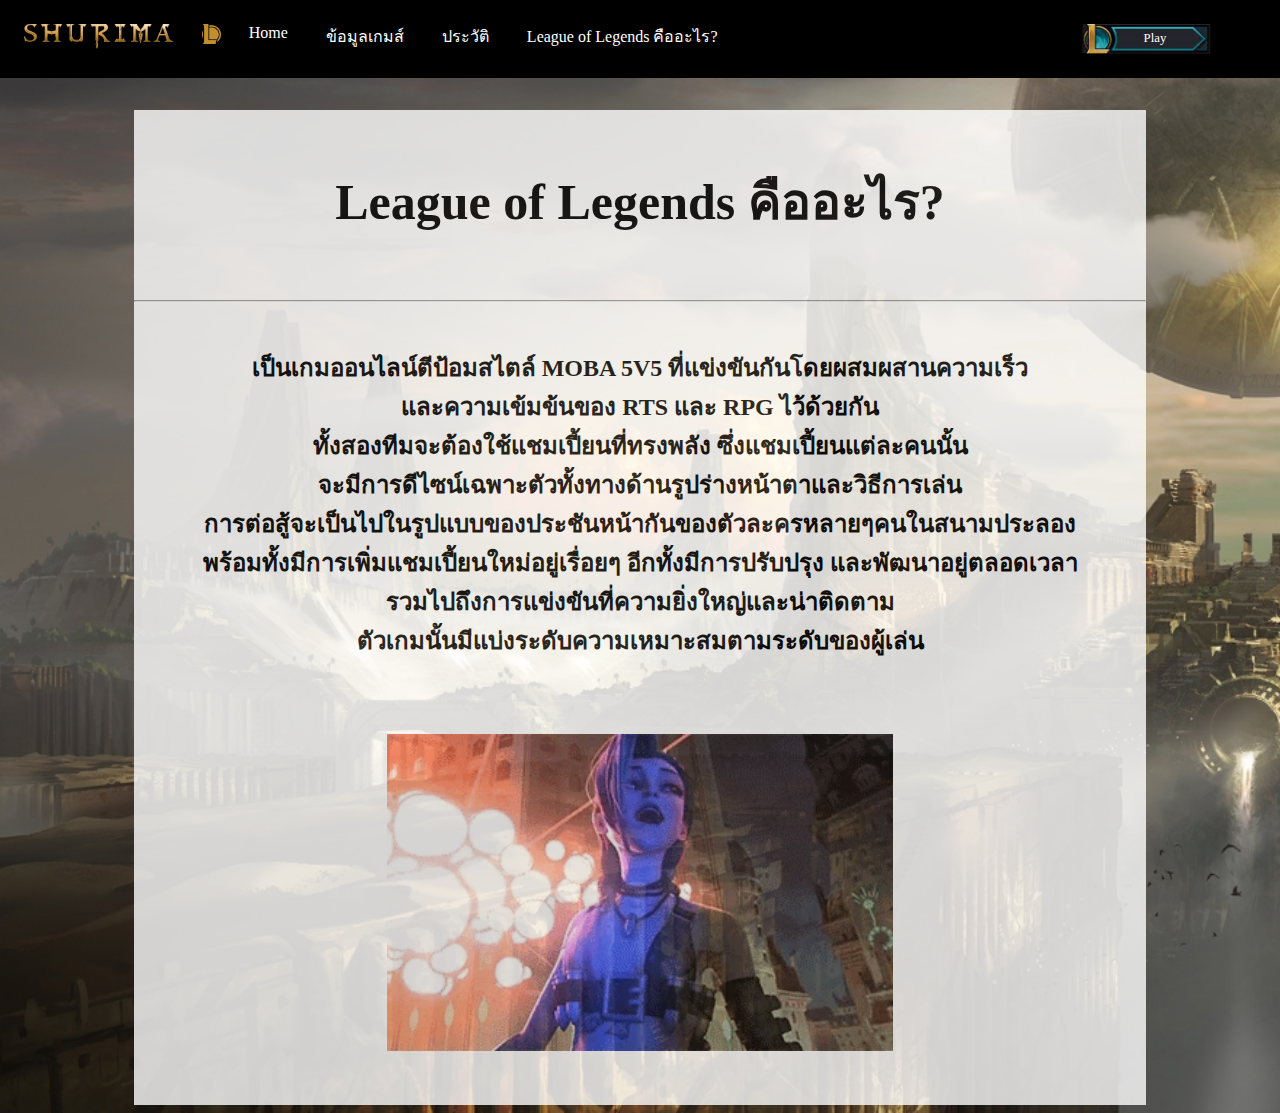
<file: What_is/what_is.html>
<html lang="en">
<head>
    <meta charset="UTF-8">
    <meta name="viewport" content="width=device-width, initial-scale=1.0">
    <title>What is</title>
    <link rel="stylesheet" href="styles.css">
    <link rel="icon" href="../image/shurima_logo.png">
</head>
<body>
    <ul class="tab">
        <li class ="ctab"><img src ="../image/home/Shurima.png" height="25"></li>
        <li class ="ctab"><img src="../image/home/logo.png" height="20"></li>
        <li class ="ntab"><a href ="../index.html">Home</a></li>
        <li class ="ntab"><a href="../Information/information.html">ข้อมูลเกมส์</a></li>
        <li class ="ntab"><a href="../History/history.html">ประวัติ</a></li>
        <li class ="stab"><a href = "../What_is/what_is.html">League of Legends คืออะไร?</a></li>
        <li class = "ctab">
            <div class="playlogo">
                    <img src="../image/home/button1.png" height =30>
                <div class ="play">
                    <a href="https://signup.leagueoflegends.com/en-us/signup/redownload" target="_blank">
                        <p>Play</p>
                    </a>
                </div>
            </div>
        </li>
    </ul>
    <div class="whitebg">
        <br/>
        <h1>League of Legends คืออะไร?</h1>
        <br/>
        <hr/>
        <br/>
        <h2>เป็นเกมออนไลน์ตีป้อมสไตล์ MOBA 5V5 ที่แข่งขันกันโดยผสมผสานความเร็ว<br/>
        และความเข้มข้นของ RTS และ RPG ไว้ด้วยกัน<br/>
        ทั้งสองทีมจะต้องใช้แชมเปี้ยนที่ทรงพลัง ซึ่งแชมเปี้ยนแต่ละคนนั้น<br/>
        จะมีการดีไซน์เฉพาะตัวทั้งทางด้านรูปร่างหน้าตาและวิธีการเล่น<br/>
        การต่อสู้จะเป็นไปในรูปแบบของประชันหน้ากันของตัวละครหลายๆคนในสนามประลอง<br/>
        พร้อมทั้งมีการเพิ่มแชมเปี้ยนใหม่อยู่เรื่อยๆ อีกทั้งมีการปรับปรุง และพัฒนาอยู่ตลอดเวลา<br/>
        รวมไปถึงการแข่งขันที่ความยิ่งใหญ่และน่าติดตาม<br/>
        ตัวเกมนั้นมีแบ่งระดับความเหมาะสมตามระดับของผู้เล่น
        </h2><br/><br/><br/>
        <center><img src="../image/what_is/jinx.gif" width="50%"></center>
        <br/><br/><br/>
    </div>
        
</body>
</html>
</file>
<file: styles.css>
html {
    background-color: black;
}

a {
    text-decoration: none; /* ลบเส้นใต้ของลิงก์ */
    color: inherit; /* ทำให้ลิงก์มีสีเหมือนกับองค์ประกอบพ่อแม่ */
    cursor: pointer;
}
hr {
    border: none;
    height: 2px;
    background-color: rgb(236, 203, 142);
}

.tab {
    list-style-type: none; /* ลบจุด bullet ออก */
    display: flex; /* ใช้ Flexbox เพื่อจัดรายการในแนวนอน */
    justify-content: flex-start;
    background-color: rgb(0, 0, 0);
    padding: 20;
    margin: -8px; /* ลบ margin เริ่มต้น */
    background-size: cover;
    background-position: center;
    user-select: none;
}

.ntab {
    margin-right: 30px; /* เพิ่มช่องว่างระหว่างรายการ */
    color: white;
    padding: 4px;
}
.ntab:hover {
    color: rgb(236, 203, 142);
    background-color: rgb(55, 55, 55);
    border-radius: 10px;
}

.stab {
    margin-right: auto;
    color: white;
    padding: 4px;
}
.stab:hover {
    color: rgb(236, 203, 142);
    background-color: rgb(55, 55, 55);
    border-radius: 10px;
}

.ctab {
    margin-right: 20px; /* เพิ่มช่องว่างระหว่างรายการ */
    color: white;
    padding: 4px;
}

.bg {
    position: relative;
    margin: 0; /* ไม่มีการเว้นระยะห่างขอบของ body */
    padding: 0; /* ไม่มีการเว้นระยะห่างภายใน body */
    width:100%; /* กำหนดความกว้างเป็น 100% ของ viewport */
    height:80%; /* กำหนดความสูงเป็น 100% ของ viewport */  
}
.gif {
    display: block;
    width: 100%;
    height: 100%;
}
.L {
    display: block;
    width: 60%;
    height: 60%;
}
.B {
    display: block;
    width: 60%;
    height: 100%;
}
.bg .name {
    position: absolute;
    top: 40%;
    left: 60%;
    transform: translate(-50%, -50%);
}
.button2 {
    position: absolute;
    top: 110%;
    left: 40%;
    transform: translate(-50%, -50%);
}
.text {
    position: absolute;
    top: 50%;
    left: 30%;
    transform: translate(-50%, -50%);
    color: rgb(4, 4, 4);
    font-size: 1vw;
    padding: 10px; /* ขอบข้อความ */
    text-align: center;
    transition: color 0.3s ease;
}
.text:hover {
    color: white;
}

.playlogo {
    position: relative;
    margin: 0; /* ไม่มีการเว้นระยะห่างขอบของ body */
    padding: 0; /* ไม่มีการเว้นระยะห่างภายใน body */
}
.play {
    position: absolute;
    top: 47%;
    left: 55%;
    transform: translate(-50%, -50%);
    color: rgb(255, 255, 255);
    font-size: 1vw;
    padding: 10px; /* ขอบข้อความ */
    text-align: center;
    transition: color 0.3s ease;
}
.play:hover {
    color: rgb(0, 170, 204);
}

h1 {
    color: rgb(203, 175, 124);
    text-align: center;
    font-size: 50px;
}
h2 {
    color: rgb(203, 175, 124);
    text-align: center;
}
.position {
    display: inline-block;
    margin-right: 10px;
}
.position:hover {
    background-color: rgb(55, 55, 55);
    border-radius: 20px;
}

.lane {
    display: flex;
    justify-content: center; /* จัดกึ่งกลางตามแนวนอน */
    align-items: center;
}
</file>
<file: History/styles.css>
a {
    text-decoration: none; /* ลบเส้นใต้ของลิงก์ */
    color: inherit; /* ทำให้ลิงก์มีสีเหมือนกับองค์ประกอบพ่อแม่ */
    cursor: pointer;
}

.tab {
    list-style-type: none; /* ลบจุด bullet ออก */
    display: flex; /* ใช้ Flexbox เพื่อจัดรายการในแนวนอน */
    justify-content: flex-start;
    background-color: rgb(0, 0, 0);
    padding: 20;
    margin: -8px; /* ลบ margin เริ่มต้น */
    background-size: cover;
    background-position: center;
    user-select: none;
}

.ntab {
    margin-right: 30px; /* เพิ่มช่องว่างระหว่างรายการ */
    color: white;
    padding: 4px;
}
.ntab:hover {
    color: rgb(236, 203, 142);
    background-color: rgb(55, 55, 55);
    border-radius: 10px;
}

.stab {
    margin-right: auto;
    color: white;
    padding: 4px;
}
.stab:hover {
    color: rgb(236, 203, 142);
    background-color: rgb(55, 55, 55);
    border-radius: 10px;
}

.ctab {
    margin-right: 20px; /* เพิ่มช่องว่างระหว่างรายการ */
    color: white;
    padding: 4px;
}

.playlogo {
    position: relative;
    margin: 0; /* ไม่มีการเว้นระยะห่างขอบของ body */
    padding: 0; /* ไม่มีการเว้นระยะห่างภายใน body */
}
.play {
    position: absolute;
    top: 47%;
    left: 55%;
    transform: translate(-50%, -50%);
    color: rgb(255, 255, 255);
    font-size: 1vw;
    padding: 10px; /* ขอบข้อความ */
    text-align: center;
    transition: color 0.3s ease;
}
.play:hover {
    color: rgb(0, 170, 204);
}

h1 {
    background: url(../image/history/bg.gif);
    padding: 50px; /* การตั้งค่าระยะการห่างของเท่ากับ รอง บรรทัด */
    text-align: left; /* การจัดตำแหน่งตรงกลาง */
    margin: -8px;
    color: white;
    background-size: cover;
}
h2 {
    color: rgb(0, 0, 0);
    font-size: 30px;
    font-weight: bold;
}
h3 {
    font-weight: 500;
}

.head {
    font-size: 60px;
    font-style: italic;
}
.foot {
    font-size: 20px;
    margin-top: -60px;
}
.right {
    text-align: right;
    padding: 5%;
}

.left { 
    padding: 5%;
}
</file>
<file: Information/styles.css>
a {
    text-decoration: none; /* ลบเส้นใต้ของลิงก์ */
    color: inherit; /* ทำให้ลิงก์มีสีเหมือนกับองค์ประกอบพ่อแม่ */
    cursor: pointer;
}

.tab {
    list-style-type: none; /* ลบจุด bullet ออก */
    display: flex; /* ใช้ Flexbox เพื่อจัดรายการในแนวนอน */
    justify-content: flex-start;
    background-color: rgb(0, 0, 0);
    padding: 20;
    margin: -8px; /* ลบ margin เริ่มต้น */
    background-size: cover;
    background-position: center;
    user-select: none;
}

.ntab {
    margin-right: 30px; /* เพิ่มช่องว่างระหว่างรายการ */
    color: white;
    padding: 4px;
}
.ntab:hover {
    color: rgb(236, 203, 142);
    background-color: rgb(55, 55, 55);
    border-radius: 10px;
}

.stab {
    margin-right: auto;
    color: white;
    padding: 4px;
}
.stab:hover {
    color: rgb(236, 203, 142);
    background-color: rgb(55, 55, 55);
    border-radius: 10px;
}

.ctab {
    margin-right: 20px; /* เพิ่มช่องว่างระหว่างรายการ */
    color: white;
    padding: 4px;
}

.playlogo {
    position: relative;
    margin: 0; /* ไม่มีการเว้นระยะห่างขอบของ body */
    padding: 0; /* ไม่มีการเว้นระยะห่างภายใน body */
}
.play {
    position: absolute;
    top: 47%;
    left: 55%;
    transform: translate(-50%, -50%);
    color: rgb(255, 255, 255);
    font-size: 1vw;
    padding: 10px; /* ขอบข้อความ */
    text-align: center;
    transition: color 0.3s ease;
}
.play:hover {
    color: rgb(0, 170, 204);
}

h1 {
    color: rgb(0, 0, 0);
    text-align: center;
}
h2 {
    color: rgb(255, 255, 255);
    font-size: 30px;
    font-weight: bold;
}
h3 {
    font-weight: 100;
    color: white;
}
.Lcenter {
    text-align: center; /* จัดข้อความให้อยู่กึ่งกลาง */
    padding-right: 50%;
}
.Lcenter img {
    float: right;
    margin-right: -600px;
    margin-top: -100px;
    
}
.title {
    font-size: 80px;
}
.desc {
    font-size: 20px;
    font-weight: 200;
    margin-top: -60px;
}


.head {
    font-size: 80px;
    font-style: italic;
}
.foot1 {
    font-size: 20px;
    margin-bottom: -100px;
}
.foot2 {
    font-weight: 100;
    font-size: 20px;
    margin-top: -70px;
}
.info {
    background-color: rgb(9, 9, 42);
}
</file>
<file: What_is/styles.css>
html {
    background: url(../image/what_is/bg.jpg);
    background-size: cover;
}

a {
    text-decoration: none; /* ลบเส้นใต้ของลิงก์ */
    color: inherit; /* ทำให้ลิงก์มีสีเหมือนกับองค์ประกอบพ่อแม่ */
    cursor: pointer;
}

.tab {
    list-style-type: none; /* ลบจุด bullet ออก */
    display: flex; /* ใช้ Flexbox เพื่อจัดรายการในแนวนอน */
    justify-content: flex-start;
    background-color: rgb(0, 0, 0);
    padding: 20;
    margin: -8px; /* ลบ margin เริ่มต้น */
    background-size: cover;
    background-position: center;
    user-select: none;
}

.ntab {
    margin-right: 30px; /* เพิ่มช่องว่างระหว่างรายการ */
    color: white;
    padding: 4px;
}
.ntab:hover {
    color: rgb(236, 203, 142);
    background-color: rgb(55, 55, 55);
    border-radius: 10px;
}

.stab {
    margin-right: auto;
    color: white;
    padding: 4px;
}
.stab:hover {
    color: rgb(236, 203, 142);
    background-color: rgb(55, 55, 55);
    border-radius: 10px;
}

.ctab {
    margin-right: 20px; /* เพิ่มช่องว่างระหว่างรายการ */
    color: white;
    padding: 4px;
}

.playlogo {
    position: relative;
    margin: 0; /* ไม่มีการเว้นระยะห่างขอบของ body */
    padding: 0; /* ไม่มีการเว้นระยะห่างภายใน body */
}
.play {
    position: absolute;
    top: 47%;
    left: 55%;
    transform: translate(-50%, -50%);
    color: rgb(255, 255, 255);
    font-size: 1vw;
    padding: 10px; /* ขอบข้อความ */
    text-align: center;
    transition: color 0.3s ease;
}
.play:hover {
    color: rgb(0, 170, 204);
}

h1 {
    color: rgb(0, 0, 0);
    text-align: center;
    font-size: 50px;
}
h2 {
    color: rgb(0, 0, 0);
    text-align: center;
}
.whitebg{
    width: 80%;
    height: auto; /* ความสูงเท่ากับ 80% ของหน้าจอ */
    margin: 40px auto 0; /* ระยะห่างด้านบนที่ต้องการ */
    background-color: white;
    background-size: cover;
    opacity: 0.8;
}
</file>
